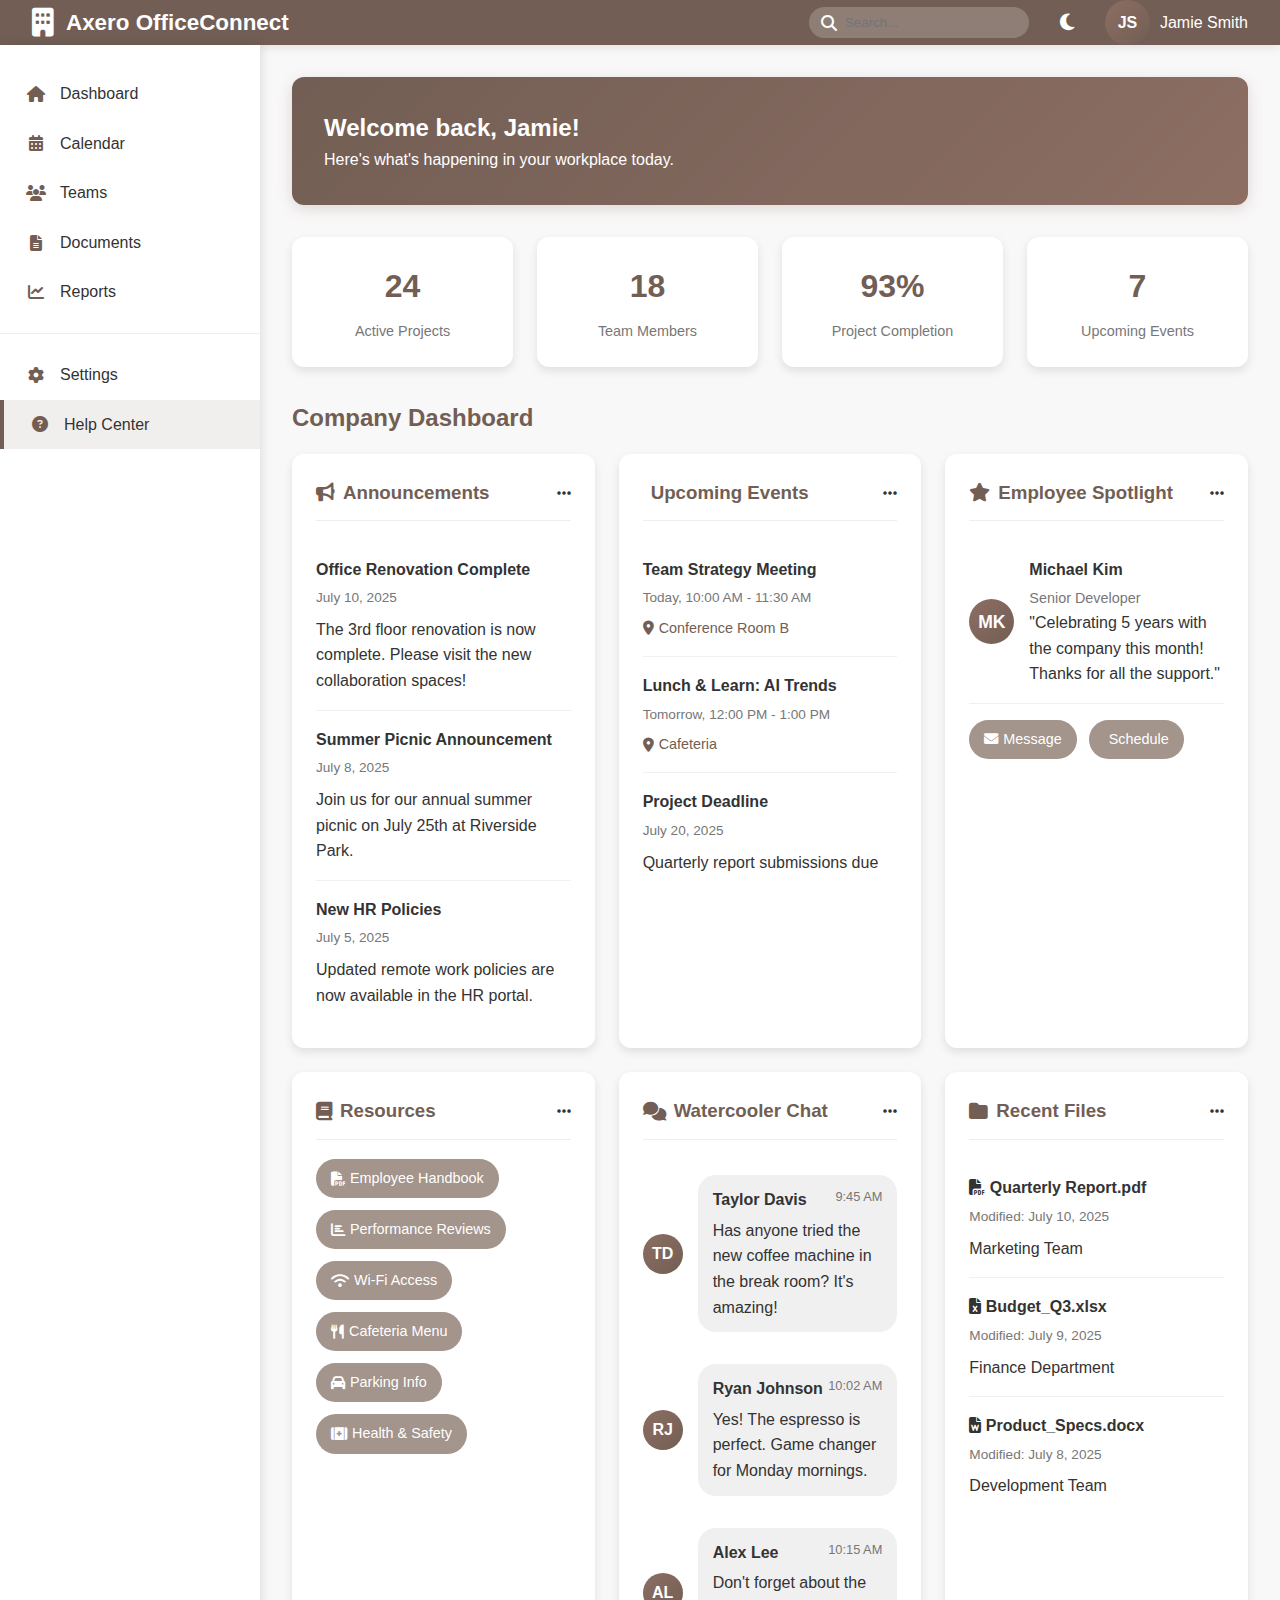
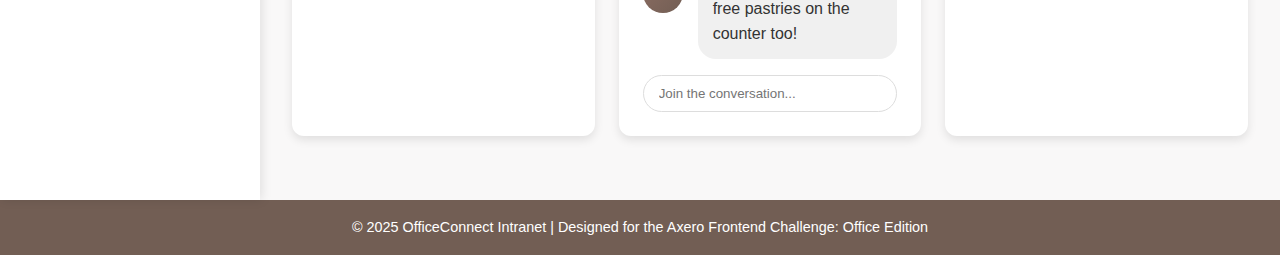
<file: index.html>
<!DOCTYPE html>
<html lang="en">
  <head>
    <meta charset="UTF-8" />
    <meta name="viewport" content="width=device-width, initial-scale=1.0" />
    <title>OfficeConnect | Axero Challenge</title>
    <link
      rel="stylesheet"
      href="https://cdnjs.cloudflare.com/ajax/libs/font-awesome/6.4.0/css/all.min.css"
    />
    <link rel="stylesheet" href="/styles.css" />
  </head>
  <body>
    <!-- Header -->
    <header>
      <div class="logo">
        <i class="fas fa-building"></i>
        <h1>Axero OfficeConnect</h1>
      </div>
      <div class="user-actions">
        <div class="search-bar">
          <i class="fas fa-search"></i>
          <input type="text" placeholder="Search..." />
        </div>
        <button class="theme-toggle" id="themeToggle">
          <i class="fas fa-moon"></i>
        </button>
        <div class="user-profile">
          <div class="avatar">JS</div>
          <span>Jamie Smith</span>
        </div>
      </div>
    </header>
    <div class="container">
      <aside class="sidebar">
        <a href="index.html" class="nav-item">
          <i class="fas fa-home"></i><span>Dashboard</span>
        </a>
        <a href="calender.html" class="nav-item">
          <i class="fas fa-calendar-alt"></i><span>Calendar</span>
        </a>
        <a href="teams.html" class="nav-item">
          <i class="fas fa-users"></i><span>Teams</span>
        </a>
        <a href="documents.html" class="nav-item">
          <i class="fas fa-file-alt"></i><span>Documents</span>
        </a>
        <a href="reports.html" class="nav-item">
          <i class="fas fa-chart-line"></i><span>Reports</span>
        </a>
        <div class="divider"></div>
        <a href="settings.html" class="nav-item">
          <i class="fas fa-cog"></i><span>Settings</span>
        </a>
        <a href="help.html" class="nav-item active">
          <i class="fas fa-question-circle"></i><span>Help Center</span>
        </a>
      </aside>
      <!-- Main Content -->
      <main class="main-content">
        <div class="welcome-banner">
          <h2>Welcome back, Jamie!</h2>
          <p>Here's what's happening in your workplace today.</p>
        </div>

        <div class="stats-grid">
          <div class="stat-card">
            <div class="stat-value">24</div>
            <div class="stat-label">Active Projects</div>
          </div>
          <div class="stat-card">
            <div class="stat-value">18</div>
            <div class="stat-label">Team Members</div>
          </div>
          <div class="stat-card">
            <div class="stat-value">93%</div>
            <div class="stat-label">Project Completion</div>
          </div>
          <div class="stat-card">
            <div class="stat-value">7</div>
            <div class="stat-label">Upcoming Events</div>
          </div>
        </div>

        <h2 class="dashboard-title">Company Dashboard</h2>
        <div class="widgets-grid">
          <!-- Announcements Widget -->
          <div class="widget">
            <div class="widget-header">
              <h3><i class="fas fa-bullhorn"></i> Announcements</h3>
              <i class="fas fa-ellipsis-h"></i>
            </div>
            <div class="announcements-list">
              <div class="announcement">
                <h4>Office Renovation Complete</h4>
                <div class="date">July 10, 2025</div>
                <p>
                  The 3rd floor renovation is now complete. Please visit the new
                  collaboration spaces!
                </p>
              </div>
              <div class="announcement">
                <h4>Summer Picnic Announcement</h4>
                <div class="date">July 8, 2025</div>
                <p>
                  Join us for our annual summer picnic on July 25th at Riverside
                  Park.
                </p>
              </div>
              <div class="announcement">
                <h4>New HR Policies</h4>
                <div class="date">July 5, 2025</div>
                <p>
                  Updated remote work policies are now available in the HR
                  portal.
                </p>
              </div>
            </div>
          </div>

          <!-- Upcoming Events Widget -->
          <div class="widget">
            <div class="widget-header">
              <h3><i class="fas fa-calender-check"></i> Upcoming Events</h3>
              <i class="fas fa-ellipsis-h"></i>
            </div>
            <div class="events-list">
              <div class="event">
                <h4>Team Strategy Meeting</h4>
                <div class="date">Today, 10:00 AM - 11:30 AM</div>
                <div class="location">
                  <i class="fas fa-map-marker-alt"></i> Conference Room B
                </div>
              </div>
              <div class="event">
                <h4>Lunch & Learn: AI Trends</h4>
                <div class="date">Tomorrow, 12:00 PM - 1:00 PM</div>
                <div class="location">
                  <i class="fas fa-map-marker-alt"></i> Cafeteria
                </div>
              </div>
              <div class="event">
                <h4>Project Deadline</h4>
                <div class="date">July 20, 2025</div>
                <p>Quarterly report submissions due</p>
              </div>
            </div>
          </div>

          <!-- Employee Spotlight Widget -->
          <div class="widget">
            <div class="widget-header">
              <h3><i class="fas fa-star"></i> Employee Spotlight</h3>
              <i class="fas fa-ellipsis-h"></i>
            </div>
            <div class="employee">
              <div class="avatar">MK</div>
              <div class="employee-info">
                <h4>Michael Kim</h4>
                <div class="employee-role">Senior Developer</div>
                <p>
                  "Celebrating 5 years with the company this month! Thanks for
                  all the support."
                </p>
              </div>
            </div>
            <div class="quick-links">
              <div class="link-btn">
                <i class="fas fa-envelope"></i> Message
              </div>
              <div class="link-btn">
                <i class="fas fa-calender-plus"></i> Schedule
              </div>
            </div>
          </div>

          <!-- Resources Widget -->
          <div class="widget">
            <div class="widget-header">
              <h3><i class="fas fa-book"></i> Resources</h3>
              <i class="fas fa-ellipsis-h"></i>
            </div>
            <div class="quick-links">
              <div class="link-btn">
                <i class="fas fa-file-pdf"></i> Employee Handbook
              </div>
              <div class="link-btn">
                <i class="fas fa-chart-bar"></i> Performance Reviews
              </div>
              <div class="link-btn">
                <i class="fas fa-wifi"></i> Wi-Fi Access
              </div>
              <div class="link-btn">
                <i class="fas fa-utensils"></i> Cafeteria Menu
              </div>
              <div class="link-btn">
                <i class="fas fa-car"></i> Parking Info
              </div>
              <div class="link-btn">
                <i class="fas fa-first-aid"></i> Health & Safety
              </div>
            </div>
          </div>

          <!-- Watercooler Chat Widget -->
          <div class="widget">
            <div class="widget-header">
              <h3><i class="fas fa-comments"></i> Watercooler Chat</h3>
              <i class="fas fa-ellipsis-h"></i>
            </div>
            <div class="watercooler">
              <div class="avatar">TD</div>
              <div class="watercooler-content">
                <div class="watercooler-header">
                  <div class="watercooler-author">Taylor Davis</div>
                  <div class="watercooler-time">9:45 AM</div>
                </div>
                <p>
                  Has anyone tried the new coffee machine in the break room?
                  It's amazing!
                </p>
              </div>
            </div>
            <div class="watercooler">
              <div class="avatar">RJ</div>
              <div class="watercooler-content">
                <div class="watercooler-header">
                  <div class="watercooler-author">Ryan Johnson</div>
                  <div class="watercooler-time">10:02 AM</div>
                </div>
                <p>
                  Yes! The espresso is perfect. Game changer for Monday
                  mornings.
                </p>
              </div>
            </div>
            <div class="watercooler">
              <div class="avatar">AL</div>
              <div class="watercooler-content">
                <div class="watercooler-header">
                  <div class="watercooler-author">Alex Lee</div>
                  <div class="watercooler-time">10:15 AM</div>
                </div>
                <p>Don't forget about the free pastries on the counter too!</p>
              </div>
            </div>
            <div class="input-area">
              <input type="text" placeholder="Join the conversation..." />
            </div>
          </div>

          <!-- Recent Files Widget -->
          <div class="widget">
            <div class="widget-header">
              <h3><i class="fas fa-folder"></i> Recent Files</h3>
              <i class="fas fa-ellipsis-h"></i>
            </div>
            <div class="announcements-list">
              <div class="announcement">
                <h4><i class="fas fa-file-pdf"></i> Quarterly Report.pdf</h4>
                <div class="date">Modified: July 10, 2025</div>
                <p>Marketing Team</p>
              </div>
              <div class="announcement">
                <h4><i class="fas fa-file-excel"></i> Budget_Q3.xlsx</h4>
                <div class="date">Modified: July 9, 2025</div>
                <p>Finance Department</p>
              </div>
              <div class="announcement">
                <h4><i class="fas fa-file-word"></i> Product_Specs.docx</h4>
                <div class="date">Modified: July 8, 2025</div>
                <p>Development Team</p>
              </div>
            </div>
          </div>
        </div>
      </main>

      <!-- Footer -->
      <footer>
        <p>
          © 2025 OfficeConnect Intranet | Designed for the Axero Frontend
          Challenge: Office Edition
        </p>
      </footer>
    </div>

    <!-- <script src="script.js"></script> -->
  </body>
</html>
</file>
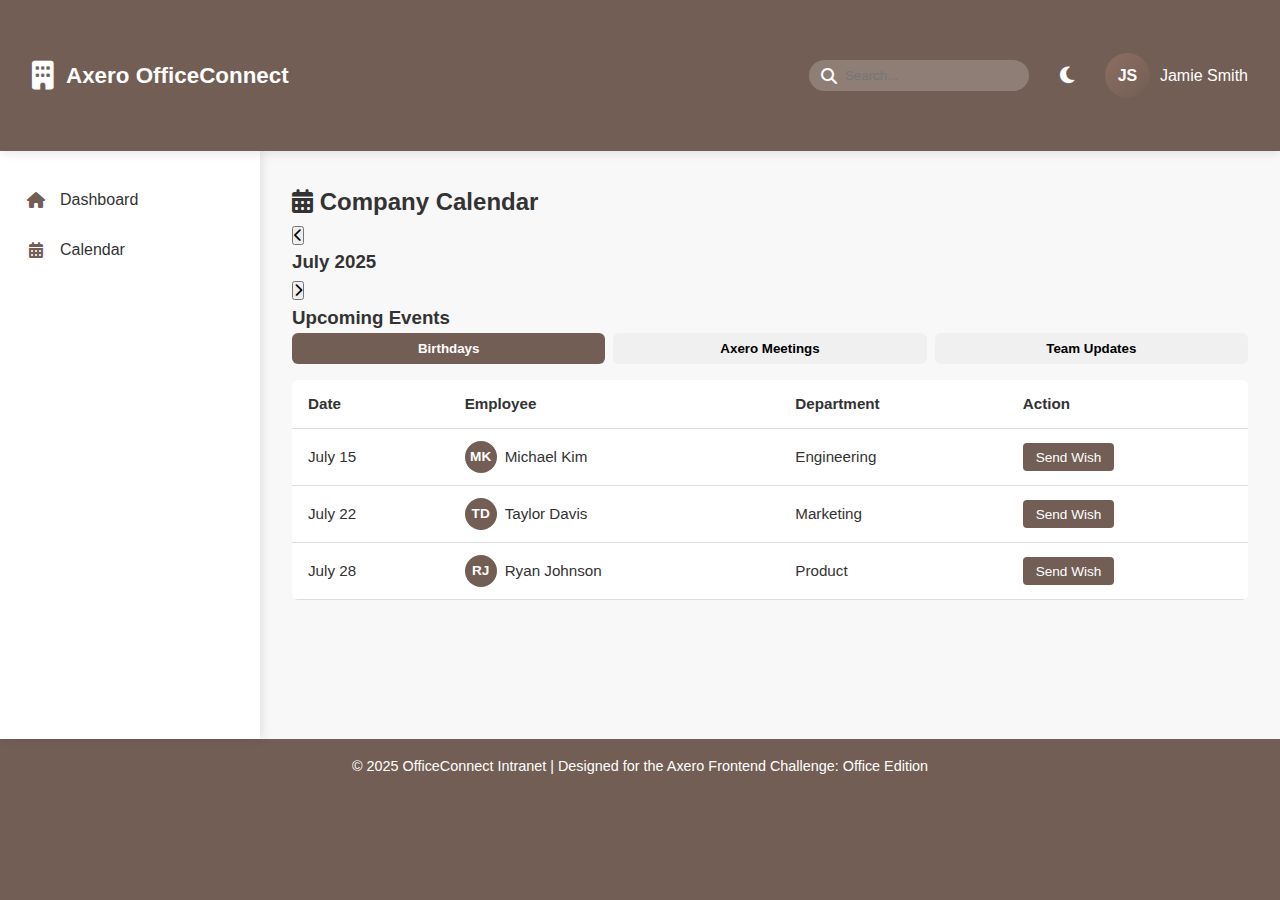
<file: calander.html>
<!DOCTYPE html>
<html lang="en">
  <head>
    <meta charset="UTF-8" />
    <meta name="viewport" content="width=device-width, initial-scale=1.0" />
    <title>Calendar | OfficeConnect</title>
    <link
      rel="stylesheet"
      href="https://cdnjs.cloudflare.com/ajax/libs/font-awesome/6.4.0/css/all.min.css"
    />
    <link rel="stylesheet" href="/styles.css" />
  </head>
  <body>
    <div class="container">
      <!-- Header (same as index.html) -->
      <header>
        <div class="logo">
          <i class="fas fa-building"></i>
          <h1>Axero OfficeConnect</h1>
        </div>
        <div class="user-actions">
          <div class="search-bar">
            <i class="fas fa-search"></i>
            <input type="text" placeholder="Search..." />
          </div>
          <button class="theme-toggle" id="themeToggle">
            <i class="fas fa-moon"></i>
          </button>
          <div class="user-profile">
            <div class="avatar">JS</div>
            <span>Jamie Smith</span>
          </div>
        </div>
      </header>

      <!-- Sidebar (same as index.html) -->
      <aside class="sidebar">
        <a href="index.html" class="nav-item">
          <i class="fas fa-home"></i>
          <span>Dashboard</span>
        </a>
        <a href="calendar.html" class="nav-item active">
          <i class="fas fa-calendar-alt"></i>
          <span>Calendar</span>
        </a>
        <!-- Other navigation items -->
      </aside>

      <!-- Calendar Content -->
      <!-- Calendar Content -->
      <main class="main-content">
        <div class="page">
          <div class="page-header">
            <h2><i class="fas fa-calendar-alt"></i> Company Calendar</h2>
          </div>
          <div class="calendar-controls">
            <button id="prev-month"><i class="fas fa-chevron-left"></i></button>
            <h3 id="current-month">July 2025</h3>
            <button id="next-month">
              <i class="fas fa-chevron-right"></i>
            </button>
          </div>
          <div class="calendar-view">
            <div class="calendar-grid" id="calendar-days">
              <!-- Calendar days will be inserted here by JavaScript -->
            </div>
            <div class="calendar-events">
              <h3>Upcoming Events</h3>
              <div class="events-tabs">
                <button class="tab-btn active" data-tab="birthdays">
                  Birthdays
                </button>
                <button class="tab-btn" data-tab="meetings">
                  Axero Meetings
                </button>
                <button class="tab-btn" data-tab="updates">Team Updates</button>
              </div>
              <div class="events-content">
                <div id="birthdays-tab" class="tab-content active">
                  <table class="events-table">
                    <thead>
                      <tr>
                        <th>Date</th>
                        <th>Employee</th>
                        <th>Department</th>
                        <th>Action</th>
                      </tr>
                    </thead>
                    <tbody>
                      <tr>
                        <td>July 15</td>
                        <td>
                          <div class="employee-badge">
                            <div class="avatar-small">MK</div>
                            <span>Michael Kim</span>
                          </div>
                        </td>
                        <td>Engineering</td>
                        <td><button class="wish-btn">Send Wish</button></td>
                      </tr>
                      <tr>
                        <td>July 22</td>
                        <td>
                          <div class="employee-badge">
                            <div class="avatar-small">TD</div>
                            <span>Taylor Davis</span>
                          </div>
                        </td>
                        <td>Marketing</td>
                        <td><button class="wish-btn">Send Wish</button></td>
                      </tr>
                      <tr>
                        <td>July 28</td>
                        <td>
                          <div class="employee-badge">
                            <div class="avatar-small">RJ</div>
                            <span>Ryan Johnson</span>
                          </div>
                        </td>
                        <td>Product</td>
                        <td><button class="wish-btn">Send Wish</button></td>
                      </tr>
                    </tbody>
                  </table>
                </div>
                <div id="meetings-tab" class="tab-content">
                  <table class="events-table">
                    <thead>
                      <tr>
                        <th>Date</th>
                        <th>Meeting</th>
                        <th>Participants</th>
                        <th>Location</th>
                      </tr>
                    </thead>
                    <tbody>
                      <tr>
                        <td>July 10, 10:00 AM</td>
                        <td>Q3 Strategy Review</td>
                        <td>
                          <div class="participants">
                            <div class="avatar-small">AX</div>
                            <div class="avatar-small">JS</div>
                            <div class="avatar-small">MK</div>
                          </div>
                        </td>
                        <td>Conference Room A</td>
                      </tr>
                      <tr>
                        <td>July 17, 2:00 PM</td>
                        <td>Product Roadmap</td>
                        <td>
                          <div class="participants">
                            <div class="avatar-small">AX</div>
                            <div class="avatar-small">RJ</div>
                            <div class="avatar-small">AL</div>
                          </div>
                        </td>
                        <td>Zoom (Remote)</td>
                      </tr>
                      <tr>
                        <td>July 24, 9:30 AM</td>
                        <td>Executive Briefing</td>
                        <td>
                          <div class="participants">
                            <div class="avatar-small">AX</div>
                            <div class="avatar-small">JS</div>
                            <div class="avatar-small">TD</div>
                          </div>
                        </td>
                        <td>Board Room</td>
                      </tr>
                    </tbody>
                  </table>
                </div>
                <div id="updates-tab" class="tab-content">
                  <table class="events-table">
                    <thead>
                      <tr>
                        <th>Team</th>
                        <th>Lead</th>
                        <th>Next Update</th>
                        <th>Status</th>
                      </tr>
                    </thead>
                    <tbody>
                      <tr>
                        <td>Engineering</td>
                        <td>
                          <div class="employee-badge">
                            <div class="avatar-small">MK</div>
                            <span>Michael Kim</span>
                          </div>
                        </td>
                        <td>July 11, 11:00 AM</td>
                        <td><span class="status on-track">On Track</span></td>
                      </tr>
                      <tr>
                        <td>Marketing</td>
                        <td>
                          <div class="employee-badge">
                            <div class="avatar-small">TD</div>
                            <span>Taylor Davis</span>
                          </div>
                        </td>
                        <td>July 12, 10:30 AM</td>
                        <td><span class="status delayed">Delayed</span></td>
                      </tr>
                      <tr>
                        <td>Product</td>
                        <td>
                          <div class="employee-badge">
                            <div class="avatar-small">RJ</div>
                            <span>Ryan Johnson</span>
                          </div>
                        </td>
                        <td>July 13, 9:00 AM</td>
                        <td><span class="status completed">Completed</span></td>
                      </tr>
                    </tbody>
                  </table>
                </div>
              </div>
            </div>
          </div>
        </div>
      </main>

      <!-- Footer (same as index.html) -->
      <footer>
        <p>
          © 2025 OfficeConnect Intranet | Designed for the Axero Frontend
          Challenge: Office Edition
        </p>
      </footer>
    </div>

    <script src="script.js"></script>
  </body>
</html>
</file>
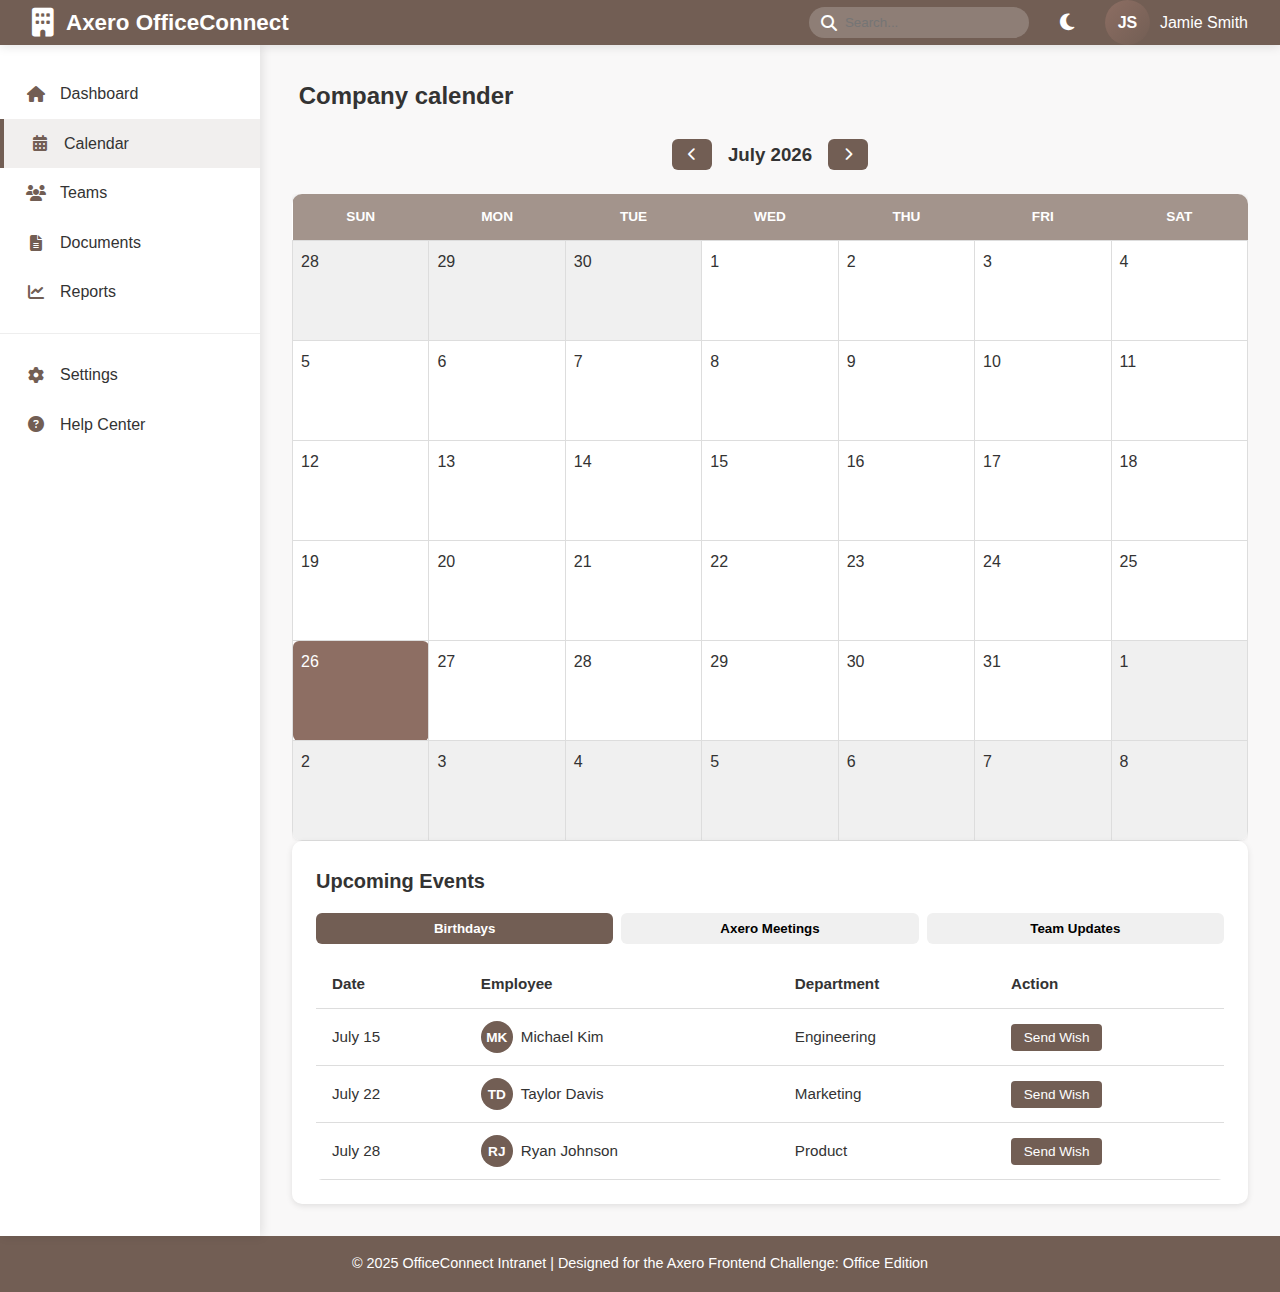
<file: calender.html>
<!DOCTYPE html>
<html lang="en">
  <head>
    <meta charset="UTF-8" />
    <meta name="viewport" content="width=device-width, initial-scale=1.0" />
    <title>Calender | Axero Challenge</title>
    <link
      rel="stylesheet"
      href="https://cdnjs.cloudflare.com/ajax/libs/font-awesome/6.4.0/css/all.min.css"
    />
    <link rel="stylesheet" href="/styles.css" />
  </head>

  <body>
    <div class="container">
      <!-- Header (same as dashboard.html) -->
      <header>
        <div class="logo">
          <i class="fas fa-building"></i>
          <h1>Axero OfficeConnect</h1>
        </div>
        <div class="user-actions">
          <div class="search-bar">
            <i class="fas fa-search"></i>
            <input type="text" placeholder="Search..." />
          </div>
          <button class="theme-toggle" id="themeToggle">
            <i class="fas fa-moon"></i>
          </button>
          <div class="user-profile">
            <div class="avatar">JS</div>
            <span>Jamie Smith</span>
          </div>
        </div>
      </header>

      <!-- Sidebar (same as dashboard.html) -->
      <aside class="sidebar">
        <a href="dashboard.html" class="nav-item">
          <i class="fas fa-home"></i><span>Dashboard</span>
        </a>

        <a href="calender.html" class="nav-item">
          <i class="fas fa-calendar-alt"></i><span>Calendar</span>
        </a>
        <a href="teams.html" class="nav-item">
          <i class="fas fa-users"></i><span>Teams</span>
        </a>
        <a href="documents.html" class="nav-item">
          <i class="fas fa-file-alt"></i><span>Documents</span>
        </a>
        <a href="reports.html" class="nav-item">
          <i class="fas fa-chart-line"></i><span>Reports</span>
        </a>
        <div class="divider"></div>
        <a href="settings.html" class="nav-item">
          <i class="fas fa-cog"></i><span>Settings</span>
        </a>
        <a href="help.html" class="nav-item">
          <i class="fas fa-question-circle"></i><span>Help Center</span>
        </a>
      </aside>

      <!-- calender Content -->
      <!-- calender Content -->
      <main class="main-content">
        <div class="page">
          <div class="page-header">
            <h2><i class="fas fa-calender-alt"></i> Company calender</h2>
          </div>
          <div class="calender-controls">
            <button id="prev-month"><i class="fas fa-chevron-left"></i></button>
            <h3 id="current-month">July 2025</h3>
            <button id="next-month">
              <i class="fas fa-chevron-right"></i>
            </button>
          </div>
          <div class="calender-view">
            <div class="calender-grid" id="calender-days">
              <!-- calender days will be inserted here by JavaScript -->
            </div>
            <div class="calender-events">
              <h3>Upcoming Events</h3>
              <div class="events-tabs">
                <button class="tab-btn active" data-tab="birthdays">
                  Birthdays
                </button>
                <button class="tab-btn" data-tab="meetings">
                  Axero Meetings
                </button>
                <button class="tab-btn" data-tab="updates">Team Updates</button>
              </div>
              <div class="events-content">
                <div id="birthdays-tab" class="tab-content active">
                  <table class="events-table">
                    <thead>
                      <tr>
                        <th>Date</th>
                        <th>Employee</th>
                        <th>Department</th>
                        <th>Action</th>
                      </tr>
                    </thead>
                    <tbody>
                      <tr>
                        <td>July 15</td>
                        <td>
                          <div class="employee-badge">
                            <div class="avatar-small">MK</div>
                            <span>Michael Kim</span>
                          </div>
                        </td>
                        <td>Engineering</td>
                        <td><button class="wish-btn">Send Wish</button></td>
                      </tr>
                      <tr>
                        <td>July 22</td>
                        <td>
                          <div class="employee-badge">
                            <div class="avatar-small">TD</div>
                            <span>Taylor Davis</span>
                          </div>
                        </td>
                        <td>Marketing</td>
                        <td><button class="wish-btn">Send Wish</button></td>
                      </tr>
                      <tr>
                        <td>July 28</td>
                        <td>
                          <div class="employee-badge">
                            <div class="avatar-small">RJ</div>
                            <span>Ryan Johnson</span>
                          </div>
                        </td>
                        <td>Product</td>
                        <td><button class="wish-btn">Send Wish</button></td>
                      </tr>
                    </tbody>
                  </table>
                </div>
                <div id="meetings-tab" class="tab-content">
                  <table class="events-table">
                    <thead>
                      <tr>
                        <th>Date</th>
                        <th>Meeting</th>
                        <th>Participants</th>
                        <th>Location</th>
                      </tr>
                    </thead>
                    <tbody>
                      <tr>
                        <td>July 10, 10:00 AM</td>
                        <td>Q3 Strategy Review</td>
                        <td>
                          <div class="participants">
                            <div class="avatar-small">AX</div>
                            <div class="avatar-small">JS</div>
                            <div class="avatar-small">MK</div>
                          </div>
                        </td>
                        <td>Conference Room A</td>
                      </tr>
                      <tr>
                        <td>July 17, 2:00 PM</td>
                        <td>Product Roadmap</td>
                        <td>
                          <div class="participants">
                            <div class="avatar-small">AX</div>
                            <div class="avatar-small">RJ</div>
                            <div class="avatar-small">AL</div>
                          </div>
                        </td>
                        <td>Zoom (Remote)</td>
                      </tr>
                      <tr>
                        <td>July 24, 9:30 AM</td>
                        <td>Executive Briefing</td>
                        <td>
                          <div class="participants">
                            <div class="avatar-small">AX</div>
                            <div class="avatar-small">JS</div>
                            <div class="avatar-small">TD</div>
                          </div>
                        </td>
                        <td>Board Room</td>
                      </tr>
                    </tbody>
                  </table>
                </div>
                <div id="updates-tab" class="tab-content">
                  <table class="events-table">
                    <thead>
                      <tr>
                        <th>Team</th>
                        <th>Lead</th>
                        <th>Next Update</th>
                        <th>Status</th>
                      </tr>
                    </thead>
                    <tbody>
                      <tr>
                        <td>Engineering</td>
                        <td>
                          <div class="employee-badge">
                            <div class="avatar-small">MK</div>
                            <span>Michael Kim</span>
                          </div>
                        </td>
                        <td>July 11, 11:00 AM</td>
                        <td><span class="status on-track">On Track</span></td>
                      </tr>
                      <tr>
                        <td>Marketing</td>
                        <td>
                          <div class="employee-badge">
                            <div class="avatar-small">TD</div>
                            <span>Taylor Davis</span>
                          </div>
                        </td>
                        <td>July 12, 10:30 AM</td>
                        <td><span class="status delayed">Delayed</span></td>
                      </tr>
                      <tr>
                        <td>Product</td>
                        <td>
                          <div class="employee-badge">
                            <div class="avatar-small">RJ</div>
                            <span>Ryan Johnson</span>
                          </div>
                        </td>
                        <td>July 13, 9:00 AM</td>
                        <td><span class="status completed">Completed</span></td>
                      </tr>
                    </tbody>
                  </table>
                </div>
              </div>
            </div>
          </div>
        </div>
      </main>

      <!-- Footer (same as dashboard.html) -->
      <footer>
        <p>
          © 2025 OfficeConnect Intranet | Designed for the Axero Frontend
          Challenge: Office Edition
        </p>
      </footer>
    </div>

    <script src="script.js"></script>
  </body>
</html>
</file>
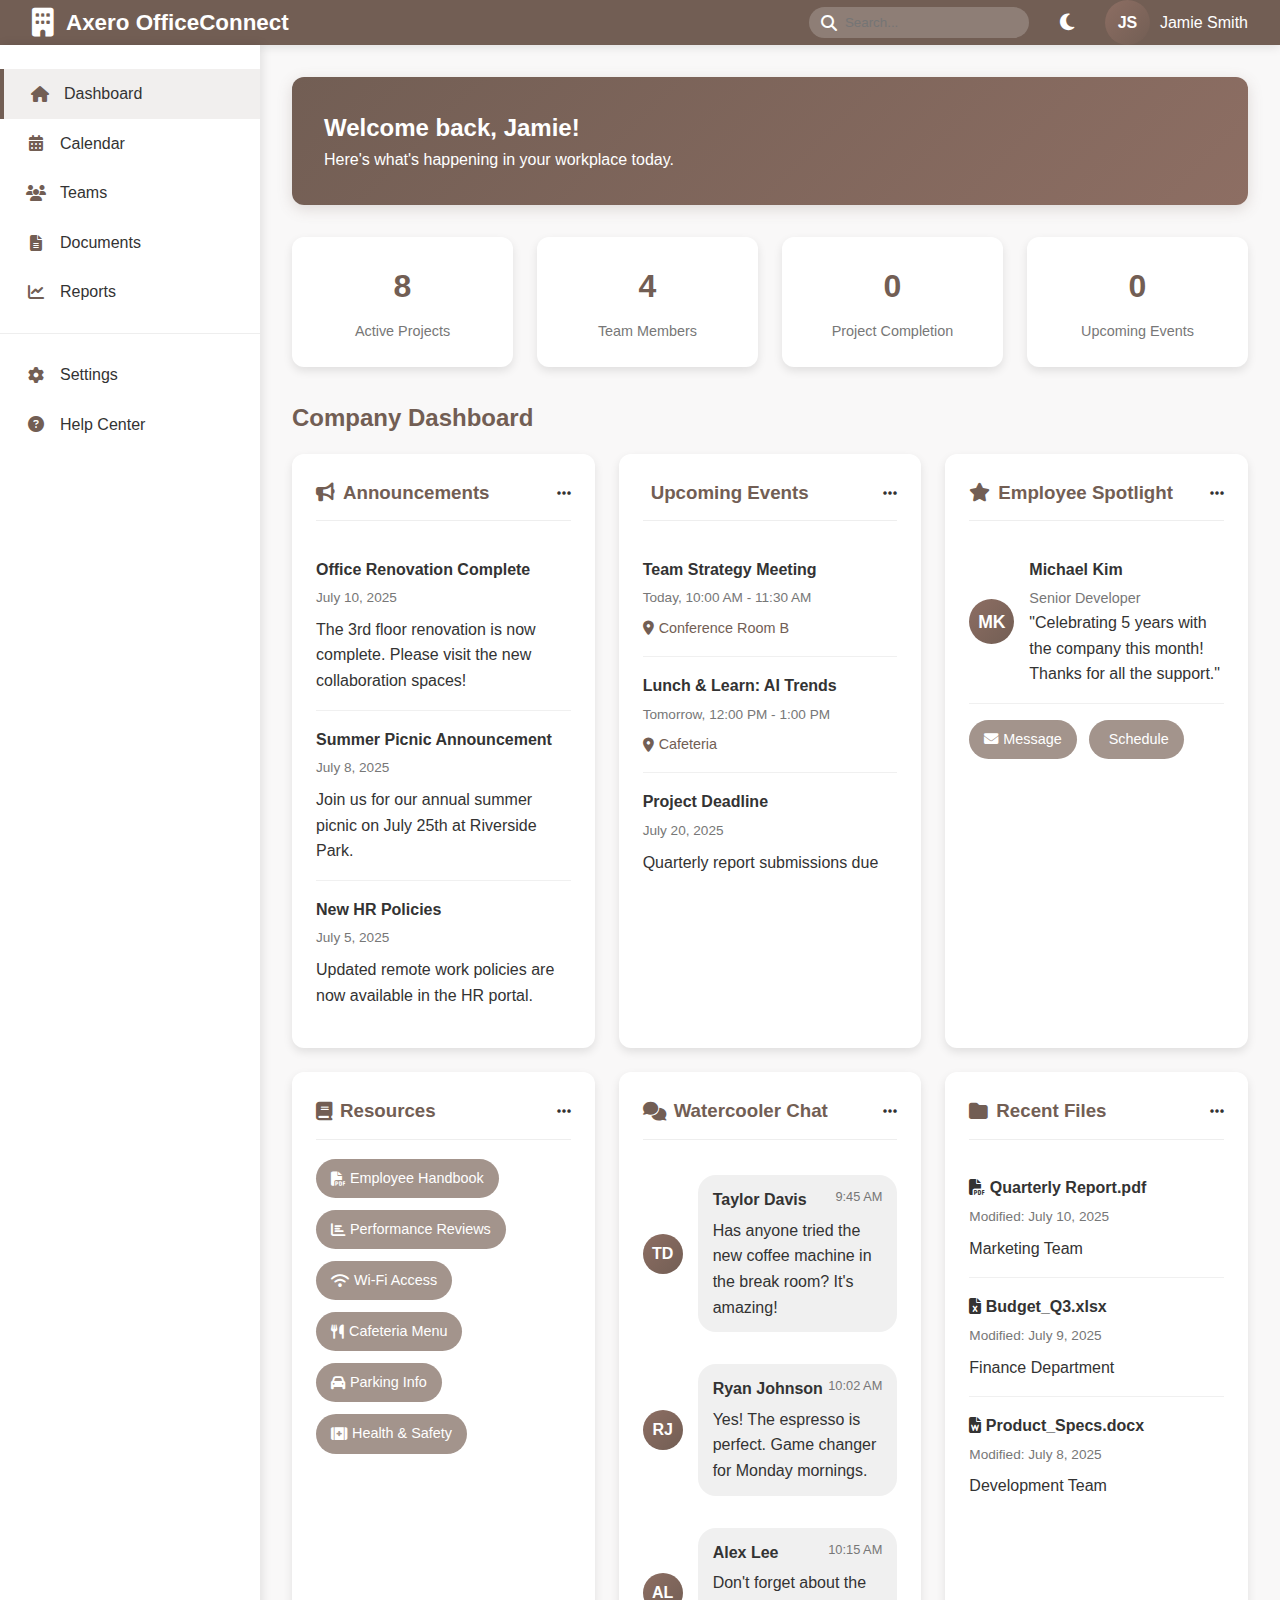
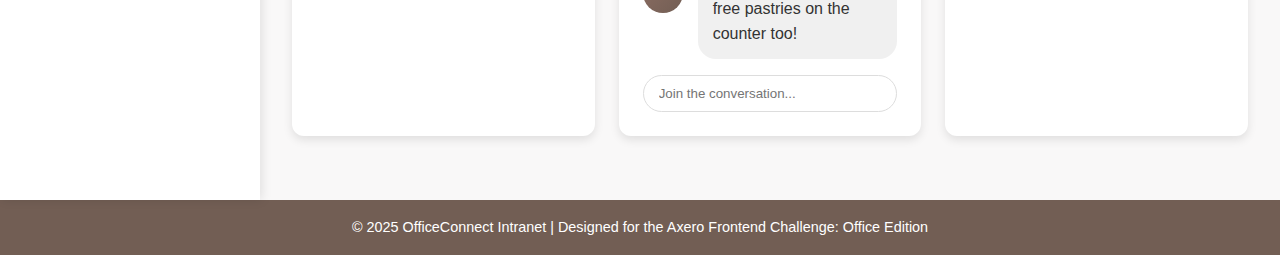
<file: dashboard.html>
<!DOCTYPE html>
<html lang="en">
  <head>
    <meta charset="UTF-8" />
    <meta name="viewport" content="width=device-width, initial-scale=1.0" />
    <title>OfficeConnect | Axero Challenge</title>
    <link
      rel="stylesheet"
      href="https://cdnjs.cloudflare.com/ajax/libs/font-awesome/6.4.0/css/all.min.css"
    />
    <link rel="stylesheet" href="/styles.css" />
  </head>
  <body>
    <!-- Header -->
    <header>
      <div class="logo">
        <i class="fas fa-building"></i>
        <h1>Axero OfficeConnect</h1>
      </div>
      <div class="user-actions">
        <div class="search-bar">
          <i class="fas fa-search"></i>
          <input type="text" placeholder="Search..." />
        </div>
        <button class="theme-toggle" id="themeToggle">
          <i class="fas fa-moon"></i>
        </button>
        <div class="user-profile">
          <div class="avatar">JS</div>
          <span>Jamie Smith</span>
        </div>
      </div>
    </header>
    <div class="container">
      <aside class="sidebar">
        <a href="dashboard.html" class="nav-item active">
          <i class="fas fa-home"></i><span>Dashboard</span>
        </a>

        <a href="calender.html" class="nav-item">
          <i class="fas fa-calendar-alt"></i><span>Calendar</span>
        </a>
        <a href="teams.html" class="nav-item">
          <i class="fas fa-users"></i><span>Teams</span>
        </a>
        <a href="documents.html" class="nav-item">
          <i class="fas fa-file-alt"></i><span>Documents</span>
        </a>
        <a href="reports.html" class="nav-item">
          <i class="fas fa-chart-line"></i><span>Reports</span>
        </a>
        <div class="divider"></div>
        <a href="settings.html" class="nav-item">
          <i class="fas fa-cog"></i><span>Settings</span>
        </a>
        <a href="help.html" class="nav-item">
          <i class="fas fa-question-circle"></i><span>Help Center</span>
        </a>
      </aside>
      <!-- Main Content -->
      <main class="main-content">
        <div class="welcome-banner">
          <h2>Welcome back, Jamie!</h2>
          <p>Here's what's happening in your workplace today.</p>
        </div>

        <div class="stats-grid">
          <div class="stat-card">
            <div class="stat-value">24</div>
            <div class="stat-label">Active Projects</div>
          </div>
          <div class="stat-card">
            <div class="stat-value">18</div>
            <div class="stat-label">Team Members</div>
          </div>
          <div class="stat-card">
            <div class="stat-value">93%</div>
            <div class="stat-label">Project Completion</div>
          </div>
          <div class="stat-card">
            <div class="stat-value">7</div>
            <div class="stat-label">Upcoming Events</div>
          </div>
        </div>

        <h2 class="dashboard-title">Company Dashboard</h2>
        <div class="widgets-grid">
          <!-- Announcements Widget -->
          <div class="widget">
            <div class="widget-header">
              <h3><i class="fas fa-bullhorn"></i> Announcements</h3>
              <i class="fas fa-ellipsis-h"></i>
            </div>
            <div class="announcements-list">
              <div class="announcement">
                <h4>Office Renovation Complete</h4>
                <div class="date">July 10, 2025</div>
                <p>
                  The 3rd floor renovation is now complete. Please visit the new
                  collaboration spaces!
                </p>
              </div>
              <div class="announcement">
                <h4>Summer Picnic Announcement</h4>
                <div class="date">July 8, 2025</div>
                <p>
                  Join us for our annual summer picnic on July 25th at Riverside
                  Park.
                </p>
              </div>
              <div class="announcement">
                <h4>New HR Policies</h4>
                <div class="date">July 5, 2025</div>
                <p>
                  Updated remote work policies are now available in the HR
                  portal.
                </p>
              </div>
            </div>
          </div>

          <!-- Upcoming Events Widget -->
          <div class="widget">
            <div class="widget-header">
              <h3><i class="fas fa-calender-check"></i> Upcoming Events</h3>
              <i class="fas fa-ellipsis-h"></i>
            </div>
            <div class="events-list">
              <div class="event">
                <h4>Team Strategy Meeting</h4>
                <div class="date">Today, 10:00 AM - 11:30 AM</div>
                <div class="location">
                  <i class="fas fa-map-marker-alt"></i> Conference Room B
                </div>
              </div>
              <div class="event">
                <h4>Lunch & Learn: AI Trends</h4>
                <div class="date">Tomorrow, 12:00 PM - 1:00 PM</div>
                <div class="location">
                  <i class="fas fa-map-marker-alt"></i> Cafeteria
                </div>
              </div>
              <div class="event">
                <h4>Project Deadline</h4>
                <div class="date">July 20, 2025</div>
                <p>Quarterly report submissions due</p>
              </div>
            </div>
          </div>

          <!-- Employee Spotlight Widget -->
          <div class="widget">
            <div class="widget-header">
              <h3><i class="fas fa-star"></i> Employee Spotlight</h3>
              <i class="fas fa-ellipsis-h"></i>
            </div>
            <div class="employee">
              <div class="avatar">MK</div>
              <div class="employee-info">
                <h4>Michael Kim</h4>
                <div class="employee-role">Senior Developer</div>
                <p>
                  "Celebrating 5 years with the company this month! Thanks for
                  all the support."
                </p>
              </div>
            </div>
            <div class="quick-links">
              <div class="link-btn">
                <i class="fas fa-envelope"></i> Message
              </div>
              <div class="link-btn">
                <i class="fas fa-calender-plus"></i> Schedule
              </div>
            </div>
          </div>

          <!-- Resources Widget -->
          <div class="widget">
            <div class="widget-header">
              <h3><i class="fas fa-book"></i> Resources</h3>
              <i class="fas fa-ellipsis-h"></i>
            </div>
            <div class="quick-links">
              <div class="link-btn">
                <i class="fas fa-file-pdf"></i> Employee Handbook
              </div>
              <div class="link-btn">
                <i class="fas fa-chart-bar"></i> Performance Reviews
              </div>
              <div class="link-btn">
                <i class="fas fa-wifi"></i> Wi-Fi Access
              </div>
              <div class="link-btn">
                <i class="fas fa-utensils"></i> Cafeteria Menu
              </div>
              <div class="link-btn">
                <i class="fas fa-car"></i> Parking Info
              </div>
              <div class="link-btn">
                <i class="fas fa-first-aid"></i> Health & Safety
              </div>
            </div>
          </div>

          <!-- Watercooler Chat Widget -->
          <div class="widget">
            <div class="widget-header">
              <h3><i class="fas fa-comments"></i> Watercooler Chat</h3>
              <i class="fas fa-ellipsis-h"></i>
            </div>
            <div class="watercooler">
              <div class="avatar">TD</div>
              <div class="watercooler-content">
                <div class="watercooler-header">
                  <div class="watercooler-author">Taylor Davis</div>
                  <div class="watercooler-time">9:45 AM</div>
                </div>
                <p>
                  Has anyone tried the new coffee machine in the break room?
                  It's amazing!
                </p>
              </div>
            </div>
            <div class="watercooler">
              <div class="avatar">RJ</div>
              <div class="watercooler-content">
                <div class="watercooler-header">
                  <div class="watercooler-author">Ryan Johnson</div>
                  <div class="watercooler-time">10:02 AM</div>
                </div>
                <p>
                  Yes! The espresso is perfect. Game changer for Monday
                  mornings.
                </p>
              </div>
            </div>
            <div class="watercooler">
              <div class="avatar">AL</div>
              <div class="watercooler-content">
                <div class="watercooler-header">
                  <div class="watercooler-author">Alex Lee</div>
                  <div class="watercooler-time">10:15 AM</div>
                </div>
                <p>Don't forget about the free pastries on the counter too!</p>
              </div>
            </div>
            <div class="input-area">
              <input type="text" placeholder="Join the conversation..." />
            </div>
          </div>

          <!-- Recent Files Widget -->
          <div class="widget">
            <div class="widget-header">
              <h3><i class="fas fa-folder"></i> Recent Files</h3>
              <i class="fas fa-ellipsis-h"></i>
            </div>
            <div class="announcements-list">
              <div class="announcement">
                <h4><i class="fas fa-file-pdf"></i> Quarterly Report.pdf</h4>
                <div class="date">Modified: July 10, 2025</div>
                <p>Marketing Team</p>
              </div>
              <div class="announcement">
                <h4><i class="fas fa-file-excel"></i> Budget_Q3.xlsx</h4>
                <div class="date">Modified: July 9, 2025</div>
                <p>Finance Department</p>
              </div>
              <div class="announcement">
                <h4><i class="fas fa-file-word"></i> Product_Specs.docx</h4>
                <div class="date">Modified: July 8, 2025</div>
                <p>Development Team</p>
              </div>
            </div>
          </div>
        </div>
      </main>

      <!-- Footer -->
      <footer>
        <p>
          © 2025 OfficeConnect Intranet | Designed for the Axero Frontend
          Challenge: Office Edition
        </p>
      </footer>
    </div>

    <script src="script.js"></script>
  </body>
</html>
</file>
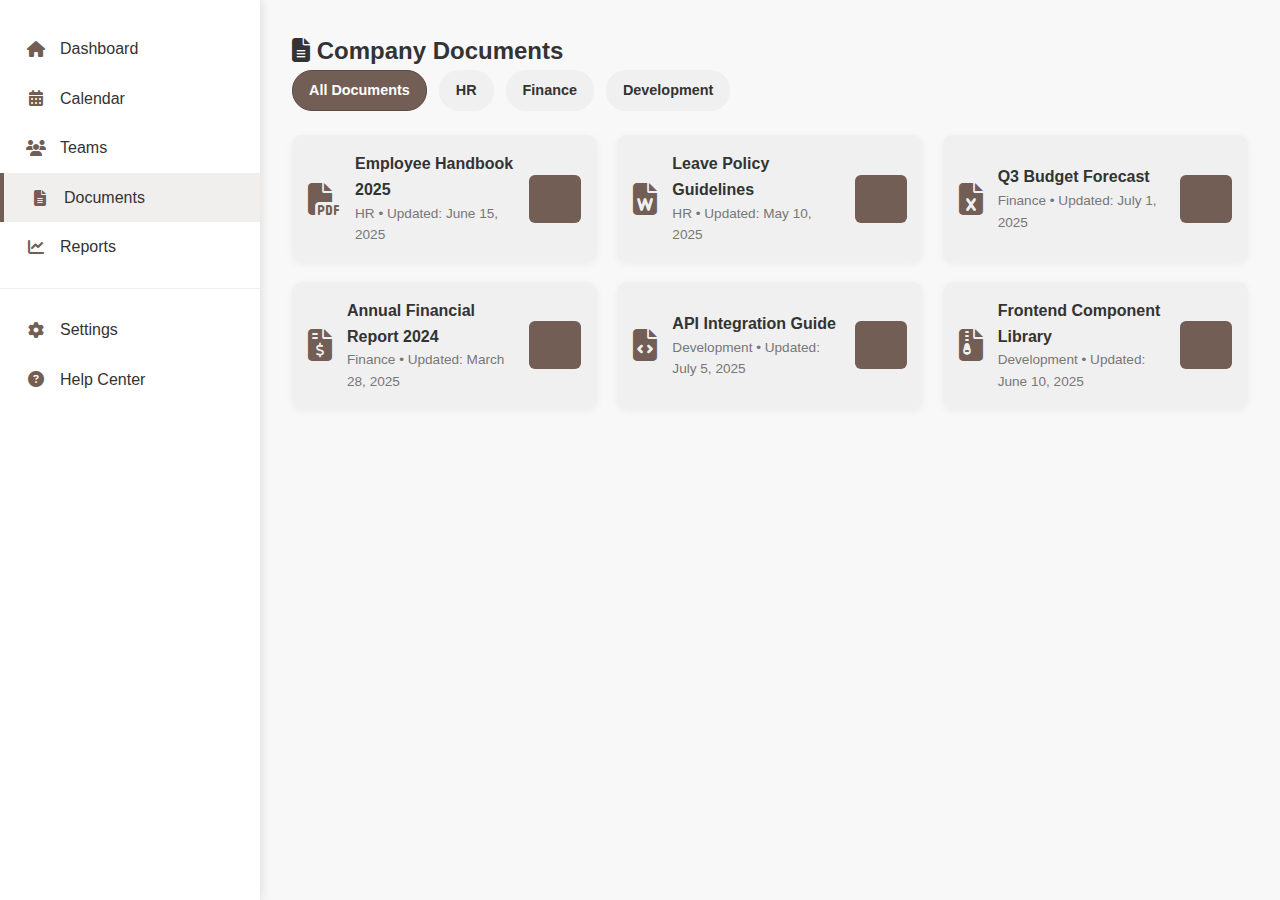
<file: documents.html>
<!DOCTYPE html>
<html lang="en">
  <head>
    <meta charset="UTF-8" />
    <meta name="viewport" content="width=device-width, initial-scale=1.0" />
    <title>Documents | OfficeConnect</title>
    <link
      rel="stylesheet"
      href="https://cdnjs.cloudflare.com/ajax/libs/font-awesome/6.4.0/css/all.min.css"
    />
    <link rel="stylesheet" href="styles.css" />
  </head>
  <body>
    <div class="container">
      <!-- Sidebar -->
      <aside class="sidebar">
        <a href="index.html" class="nav-item">
          <i class="fas fa-home"></i><span>Dashboard</span>
        </a>
        <a href="calendar.html" class="nav-item">
          <i class="fas fa-calendar-alt"></i><span>Calendar</span>
        </a>
        <a href="teams.html" class="nav-item">
          <i class="fas fa-users"></i><span>Teams</span>
        </a>
        <a href="documents.html" class="nav-item active">
          <i class="fas fa-file-alt"></i><span>Documents</span>
        </a>
        <a href="reports.html" class="nav-item">
          <i class="fas fa-chart-line"></i><span>Reports</span>
        </a>
        <div class="divider"></div>
        <a href="settings.html" class="nav-item">
          <i class="fas fa-cog"></i><span>Settings</span>
        </a>
        <a href="help.html" class="nav-item">
          <i class="fas fa-question-circle"></i><span>Help Center</span>
        </a>
      </aside>

      <!-- Main Content -->
      <div class="main-content">
        <div class="page-header">
          <h2><i class="fas fa-file-alt"></i> Company Documents</h2>
        </div>

        <div class="documents-container">
          <!-- Categories -->
          <div class="document-categories">
            <div class="category active">All Documents</div>
            <div class="category">HR</div>
            <div class="category">Finance</div>
            <div class="category">Development</div>
          </div>

          <!-- Document List -->
          <div class="documents-list">
            <!-- HR -->
            <div class="document">
              <i class="fas fa-file-pdf"></i>
              <div class="document-info">
                <h4>Employee Handbook 2025</h4>
                <p>HR • Updated: June 15, 2025</p>
              </div>
              <button class="download-btn">
                <i class="fas fa-download"></i>
              </button>
            </div>
            <div class="document">
              <i class="fas fa-file-word"></i>
              <div class="document-info">
                <h4>Leave Policy Guidelines</h4>
                <p>HR • Updated: May 10, 2025</p>
              </div>
              <button class="download-btn">
                <i class="fas fa-download"></i>
              </button>
            </div>

            <!-- Finance -->
            <div class="document">
              <i class="fas fa-file-excel"></i>
              <div class="document-info">
                <h4>Q3 Budget Forecast</h4>
                <p>Finance • Updated: July 1, 2025</p>
              </div>
              <button class="download-btn">
                <i class="fas fa-download"></i>
              </button>
            </div>
            <div class="document">
              <i class="fas fa-file-invoice-dollar"></i>
              <div class="document-info">
                <h4>Annual Financial Report 2024</h4>
                <p>Finance • Updated: March 28, 2025</p>
              </div>
              <button class="download-btn">
                <i class="fas fa-download"></i>
              </button>
            </div>

            <!-- Development -->
            <div class="document">
              <i class="fas fa-file-code"></i>
              <div class="document-info">
                <h4>API Integration Guide</h4>
                <p>Development • Updated: July 5, 2025</p>
              </div>
              <button class="download-btn">
                <i class="fas fa-download"></i>
              </button>
            </div>
            <div class="document">
              <i class="fas fa-file-archive"></i>
              <div class="document-info">
                <h4>Frontend Component Library</h4>
                <p>Development • Updated: June 10, 2025</p>
              </div>
              <button class="download-btn">
                <i class="fas fa-download"></i>
              </button>
            </div>
          </div>
        </div>
      </div>
    </div>

    <script src="script.js"></script>
  </body>
</html>
</file>
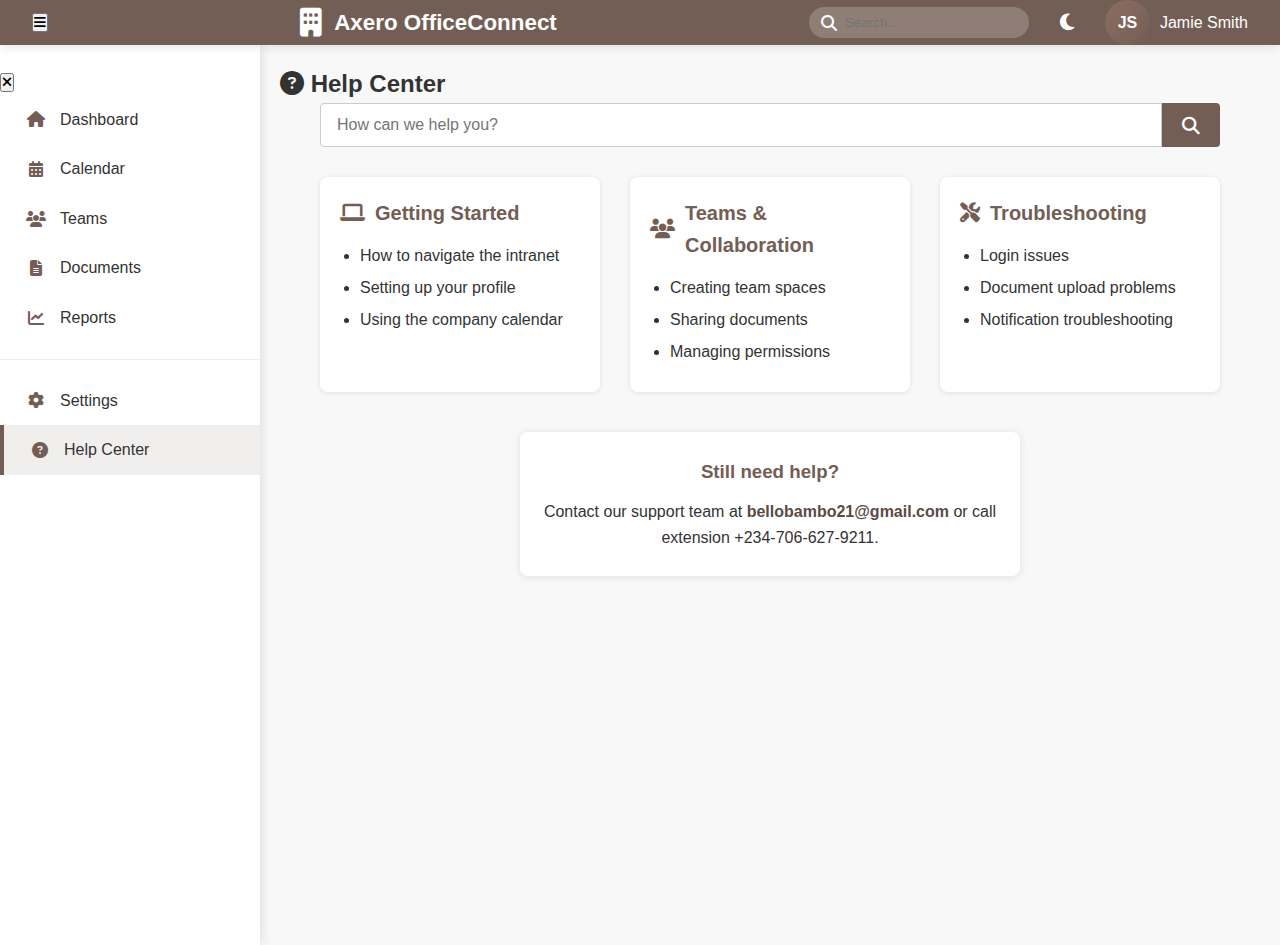
<file: help.html>
<!DOCTYPE html>
<html lang="en">
  <head>
    <meta charset="UTF-8" />
    <meta name="viewport" content="width=device-width, initial-scale=1" />
    <title>Help Center | OfficeConnect</title>
    <link
      rel="stylesheet"
      href="https://cdnjs.cloudflare.com/ajax/libs/font-awesome/6.4.0/css/all.min.css"
    />
    <link rel="stylesheet" href="styles.css" />
  </head>
  <body>
    <div class="container">
      <!-- Header -->
      <header>
        <button class="hamburger" style="color: black" id="hamburgerBtn">
          <i class="fas fa-bars"></i>
        </button>
        <div class="logo">
          <i class="fas fa-building"></i>
          <h1>Axero OfficeConnect</h1>
        </div>
        <div class="user-actions">
          <div class="search-bar">
            <i class="fas fa-search"></i>
            <input type="text" placeholder="Search..." />
          </div>
          <button class="theme-toggle" id="themeToggle">
            <i class="fas fa-moon"></i>
          </button>
          <div class="user-profile">
            <div class="avatar">JS</div>
            <span>Jamie Smith</span>
          </div>
        </div>
      </header>

      <!-- Sidebar -->
      <aside class="sidebar">
        <div class="sidebar-header">
          <button class="close-btn" style="color: black" id="closeSidebar">
            <i class="fas fa-times"></i>
          </button>
        </div>
        <a href="dashboard.html" class="nav-item">
          <i class="fas fa-home"></i><span>Dashboard</span>
        </a>
        <a href="calender.html" class="nav-item">
          <i class="fas fa-calendar-alt"></i><span>Calendar</span>
        </a>
        <a href="teams.html" class="nav-item">
          <i class="fas fa-users"></i><span>Teams</span>
        </a>
        <a href="documents.html" class="nav-item">
          <i class="fas fa-file-alt"></i><span>Documents</span>
        </a>
        <a href="reports.html" class="nav-item">
          <i class="fas fa-chart-line"></i><span>Reports</span>
        </a>
        <div class="divider"></div>
        <a href="settings.html" class="nav-item">
          <i class="fas fa-cog"></i><span>Settings</span>
        </a>
        <a href="help.html" class="nav-item">
          <i class="fas fa-question-circle"></i><span>Help Center</span>
        </a>
      </aside>

      <!-- Main Content -->
      <main id="help-page" class="page main-content">
        <div class="page-header">
          <h2><i class="fas fa-question-circle"></i> Help Center</h2>
        </div>

        <div class="help-container">
          <div class="help-search">
            <input type="text" placeholder="How can we help you?" />
            <button><i class="fas fa-search"></i></button>
          </div>

          <div class="help-categories">
            <div class="help-category">
              <h3><i class="fas fa-laptop"></i> Getting Started</h3>
              <ul>
                <li>How to navigate the intranet</li>
                <li>Setting up your profile</li>
                <li>Using the company calendar</li>
              </ul>
            </div>
            <div class="help-category">
              <h3><i class="fas fa-users"></i> Teams & Collaboration</h3>
              <ul>
                <li>Creating team spaces</li>
                <li>Sharing documents</li>
                <li>Managing permissions</li>
              </ul>
            </div>
            <div class="help-category">
              <h3><i class="fas fa-tools"></i> Troubleshooting</h3>
              <ul>
                <li>Login issues</li>
                <li>Document upload problems</li>
                <li>Notification troubleshooting</li>
              </ul>
            </div>
          </div>

          <div class="help-contact">
            <h3>Still need help?</h3>
            <p>
              Contact our support team at
              <a href="mailto:bellobambo21@gmail.com">bellobambo21@gmail.com</a>
              or call extension +234-706-627-9211.
            </p>
          </div>
        </div>
      </main>
    </div>
    <script src="script.js"></script>

    <script>
      // Sidebar Active Tab Highlight
      document.addEventListener("DOMContentLoaded", function () {
        const currentPath = window.location.pathname.toLowerCase();
        document.querySelectorAll(".nav-item").forEach((item) => {
          const href = item.getAttribute("href").toLowerCase();
          if (currentPath.endsWith(href)) {
            item.classList.add("active");
          } else {
            item.classList.remove("active");
          }
        });
      });

      document.addEventListener("DOMContentLoaded", function () {
        const searchInput = document.querySelector(".help-search input");

        searchInput.addEventListener("input", function () {
          const query = this.value.toLowerCase();
          const categories = document.querySelectorAll(".help-category");

          categories.forEach((category) => {
            const heading = category
              .querySelector("h3")
              .textContent.toLowerCase();
            if (heading.includes(query)) {
              category.style.display = "block";
            } else {
              category.style.display = "none";
            }
          });
        });
      });
    </script>
  </body>
</html>
</file>
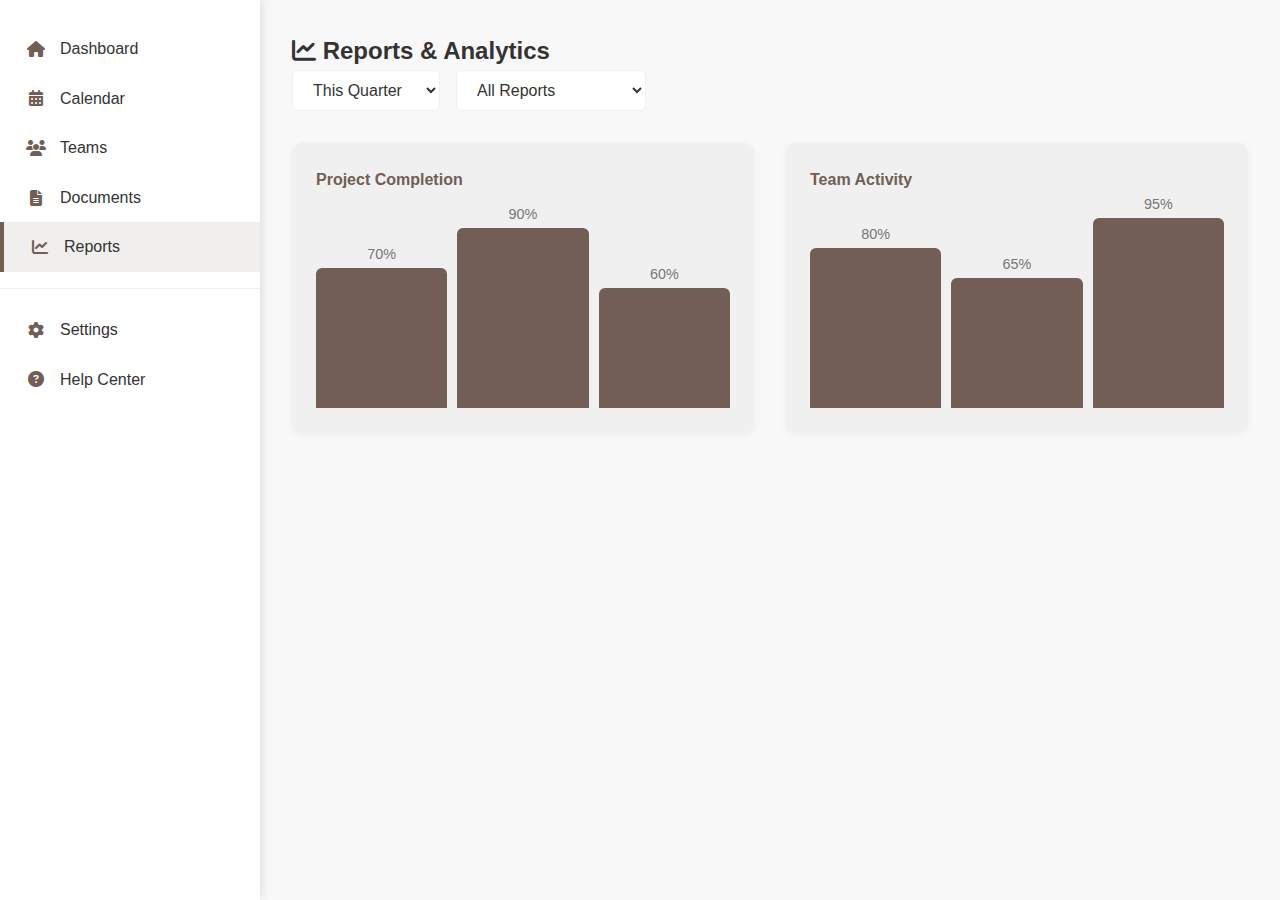
<file: reports.html>
<!DOCTYPE html>
<html lang="en">
  <head>
    <meta charset="UTF-8" />
    <meta name="viewport" content="width=device-width, initial-scale=1.0" />
    <title>Reports | OfficeConnect</title>
    <link
      rel="stylesheet"
      href="https://cdnjs.cloudflare.com/ajax/libs/font-awesome/6.4.0/css/all.min.css"
    />
    <link rel="stylesheet" href="styles.css" />
  </head>
  <body>
    <div class="container">
      <!-- Sidebar -->
      <aside class="sidebar">
        <a href="index.html" class="nav-item">
          <i class="fas fa-home"></i><span>Dashboard</span>
        </a>
        <a href="calender.html" class="nav-item">
          <i class="fas fa-calendar-alt"></i><span>Calendar</span>
        </a>
        <a href="teams.html" class="nav-item">
          <i class="fas fa-users"></i><span>Teams</span>
        </a>
        <a href="documents.html" class="nav-item">
          <i class="fas fa-file-alt"></i><span>Documents</span>
        </a>
        <a href="reports.html" class="nav-item active">
          <i class="fas fa-chart-line"></i><span>Reports</span>
        </a>
        <div class="divider"></div>
        <a href="settings.html" class="nav-item">
          <i class="fas fa-cog"></i><span>Settings</span>
        </a>
        <a href="help.html" class="nav-item">
          <i class="fas fa-question-circle"></i><span>Help Center</span>
        </a>
      </aside>

      <!-- Main Content -->
      <div class="main-content">
        <div class="page-header">
          <h2><i class="fas fa-chart-line"></i> Reports & Analytics</h2>
        </div>
        <div class="reports-container">
          <div class="report-filters">
            <select id="report-period">
              <option>Last 7 Days</option>
              <option>Last 30 Days</option>
              <option selected>This Quarter</option>
              <option>This Year</option>
            </select>
            <select id="report-type">
              <option>All Reports</option>
              <option>Project Progress</option>
              <option>Team Performance</option>
              <option>Financial</option>
            </select>
          </div>
          <div class="report-charts">
            <div class="chart-container">
              <h4>Project Completion</h4>
              <div class="chart" id="completion-chart">
                <div
                  class="chart-bar"
                  style="height: 70%"
                  data-value="70%"
                ></div>
                <div
                  class="chart-bar"
                  style="height: 90%"
                  data-value="90%"
                ></div>
                <div
                  class="chart-bar"
                  style="height: 60%"
                  data-value="60%"
                ></div>
              </div>
            </div>
            <div class="chart-container">
              <h4>Team Activity</h4>
              <div class="chart" id="activity-chart">
                <div
                  class="chart-bar"
                  style="height: 80%"
                  data-value="80%"
                ></div>
                <div
                  class="chart-bar"
                  style="height: 65%"
                  data-value="65%"
                ></div>
                <div
                  class="chart-bar"
                  style="height: 95%"
                  data-value="95%"
                ></div>
              </div>
            </div>
          </div>
        </div>
      </div>
    </div>

    <script src="script.js"></script>
  </body>
</html>
</file>
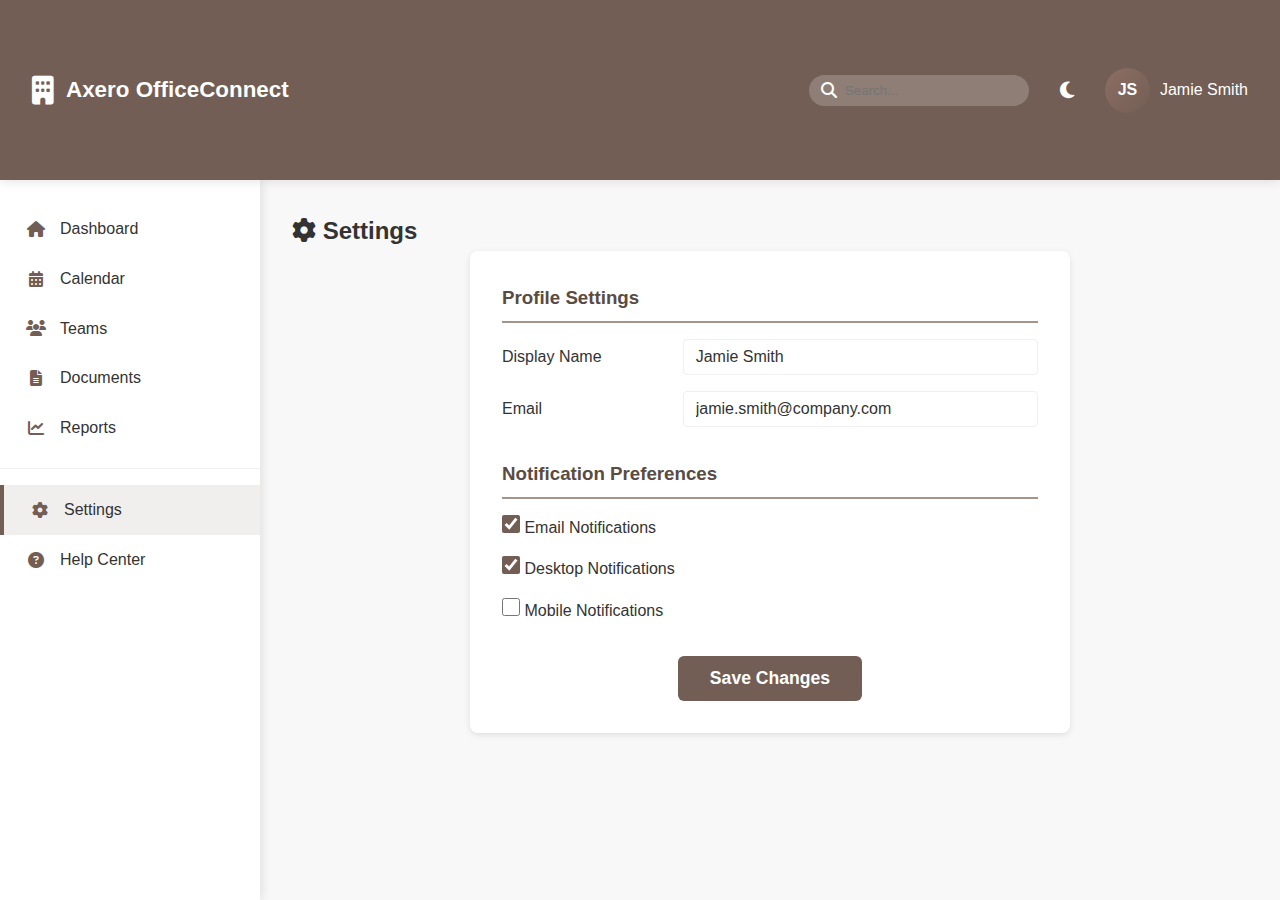
<file: settings.html>
<!DOCTYPE html>
<html lang="en">
  <head>
    <meta charset="UTF-8" />
    <meta name="viewport" content="width=device-width, initial-scale=1.0" />
    <title>Settings | OfficeConnect</title>
    <link
      rel="stylesheet"
      href="https://cdnjs.cloudflare.com/ajax/libs/font-awesome/6.4.0/css/all.min.css"
    />
    <link rel="stylesheet" href="/styles.css" />
  </head>
  <body>
    <div class="container">
      <!-- Header -->
      <header>
        <div class="logo">
          <i class="fas fa-building"></i>
          <h1>Axero OfficeConnect</h1>
        </div>
        <div class="user-actions">
          <div class="search-bar">
            <i class="fas fa-search"></i>
            <input type="text" placeholder="Search..." />
          </div>
          <button class="theme-toggle" id="themeToggle">
            <i class="fas fa-moon"></i>
          </button>
          <div class="user-profile">
            <div class="avatar">JS</div>
            <span>Jamie Smith</span>
          </div>
        </div>
      </header>

      <!-- Sidebar -->
      <aside class="sidebar">
        <a href="dashboard.html" class="nav-item">
          <i class="fas fa-home"></i><span>Dashboard</span>
        </a>
        <a href="calender.html" class="nav-item">
          <i class="fas fa-calendar-alt"></i><span>Calendar</span>
        </a>
        <a href="teams.html" class="nav-item">
          <i class="fas fa-users"></i><span>Teams</span>
        </a>
        <a href="documents.html" class="nav-item">
          <i class="fas fa-file-alt"></i><span>Documents</span>
        </a>
        <a href="reports.html" class="nav-item">
          <i class="fas fa-chart-line"></i><span>Reports</span>
        </a>
        <div class="divider"></div>
        <a href="settings.html" class="nav-item">
          <i class="fas fa-cog"></i><span>Settings</span>
        </a>
        <a href="help.html" class="nav-item">
          <i class="fas fa-question-circle"></i><span>Help Center</span>
        </a>
      </aside>

      <!-- Main Content -->
      <main class="main-content">
        <div class="page" id="settings-page">
          <div class="page-header">
            <h2><i class="fas fa-cog"></i> Settings</h2>
          </div>

          <div class="settings-container">
            <!-- Profile Settings -->
            <div class="settings-section">
              <h3>Profile Settings</h3>
              <div class="setting-item">
                <label for="display-name">Display Name</label>
                <input type="text" id="display-name" value="Jamie Smith" />
              </div>
              <div class="setting-item">
                <label for="email">Email</label>
                <input
                  type="email"
                  id="email"
                  value="jamie.smith@company.com"
                />
              </div>
            </div>

            <!-- Notification Preferences -->
            <div class="settings-section">
              <h3>Notification Preferences</h3>
              <div class="setting-item">
                <label>
                  <input type="checkbox" checked />
                  Email Notifications
                </label>
              </div>
              <div class="setting-item">
                <label>
                  <input type="checkbox" checked />
                  Desktop Notifications
                </label>
              </div>
              <div class="setting-item">
                <label>
                  <input type="checkbox" />
                  Mobile Notifications
                </label>
              </div>
            </div>

            <button class="save-settings">Save Changes</button>
          </div>
        </div>
      </main>
    </div>
    <script src="script.js"></script>

    <script>
      // Sidebar Active Tab Highlight
      document.addEventListener("DOMContentLoaded", function () {
        const currentPath = window.location.pathname.toLowerCase();
        document.querySelectorAll(".nav-item").forEach((item) => {
          const href = item.getAttribute("href").toLowerCase();
          if (currentPath.endsWith(href)) {
            item.classList.add("active");
          } else {
            item.classList.remove("active");
          }
        });
      });

      document.addEventListener("DOMContentLoaded", function () {
        const currentPath = window.location.pathname.toLowerCase();
        document.querySelectorAll(".nav-item").forEach((item) => {
          const href = item.getAttribute("href").toLowerCase();
          if (currentPath.endsWith(href)) {
            item.classList.add("active");
          } else {
            item.classList.remove("active");
          }
        });

        const saveBtn = document.querySelector(".save-settings");
        const displayNameInput = document.getElementById("display-name");
        const avatarDiv = document.querySelector(".avatar");
        const userNameSpan = document.querySelector(".user-profile span");

        saveBtn.addEventListener("click", () => {
          const name = displayNameInput.value.trim();

          if (name.length === 0) {
            alert("Please enter a valid name.");
            return;
          }

          // Update avatar initials
          const initials = name
            .split(" ")
            .map((word) => word.charAt(0).toUpperCase())
            .join("")
            .slice(0, 2); // Limit to 2 letters
          avatarDiv.textContent = initials;

          // Update name beside avatar
          userNameSpan.textContent = name;

          // Show success alert
          alert("Your changes have been saved!");
        });
      });
    </script>
  </body>
</html>
</file>
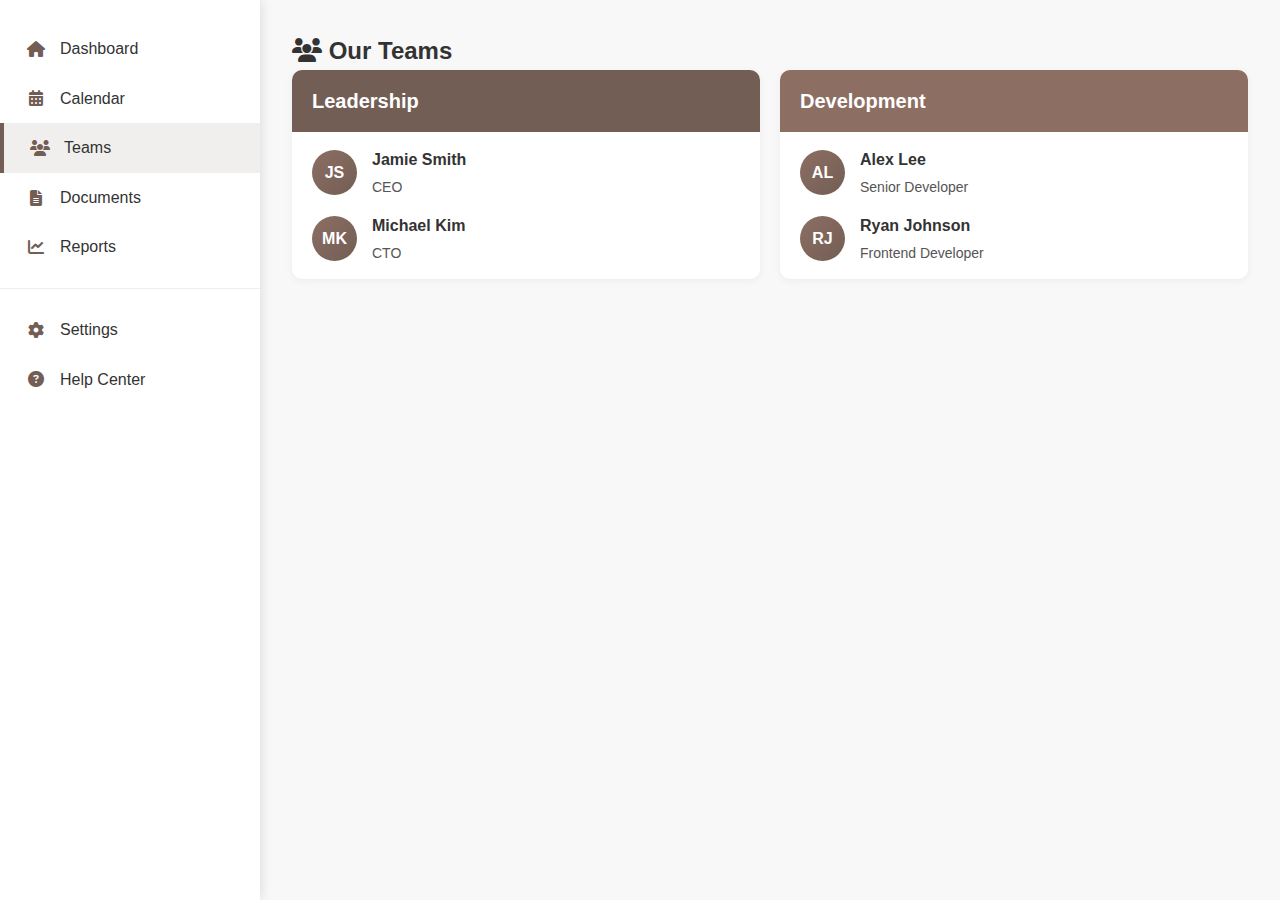
<file: teams.html>
<!DOCTYPE html>
<html lang="en">
  <head>
    <meta charset="UTF-8" />
    <meta name="viewport" content="width=device-width, initial-scale=1.0" />
    <title>Teams | OfficeConnect</title>
    <link
      rel="stylesheet"
      href="https://cdnjs.cloudflare.com/ajax/libs/font-awesome/6.4.0/css/all.min.css"
    />
    <link rel="stylesheet" href="styles.css" />
  </head>
  <body>
    <div class="container">
      <aside class="sidebar">
        <a href="index.html" class="nav-item">
          <i class="fas fa-home"></i><span>Dashboard</span>
        </a>
        <a href="calendar.html" class="nav-item">
          <i class="fas fa-calendar-alt"></i><span>Calendar</span>
        </a>
        <a href="teams.html" class="nav-item active">
          <i class="fas fa-users"></i><span>Teams</span>
        </a>
        <a href="documents.html" class="nav-item">
          <i class="fas fa-file-alt"></i><span>Documents</span>
        </a>
        <a href="reports.html" class="nav-item">
          <i class="fas fa-chart-line"></i><span>Reports</span>
        </a>
        <div class="divider"></div>
        <a href="settings.html" class="nav-item">
          <i class="fas fa-cog"></i><span>Settings</span>
        </a>
        <a href="help.html" class="nav-item">
          <i class="fas fa-question-circle"></i><span>Help Center</span>
        </a>
      </aside>

      <!-- MAIN TEAMS CONTENT -->
      <div class="main-content">
        <div class="page-header">
          <h2><i class="fas fa-users"></i> Our Teams</h2>
        </div>
        <div class="teams-grid">
          <!-- Team 1 -->
          <div class="team-card">
            <div class="team-header" style="background-color: var(--primary)">
              <h3>Leadership</h3>
            </div>
            <div class="team-members">
              <div class="team-member">
                <div class="avatar">JS</div>
                <div class="member-info">
                  <h4>Jamie Smith</h4>
                  <p>CEO</p>
                </div>
              </div>
              <div class="team-member">
                <div class="avatar">MK</div>
                <div class="member-info">
                  <h4>Michael Kim</h4>
                  <p>CTO</p>
                </div>
              </div>
            </div>
          </div>

          <!-- Team 2 -->
          <div class="team-card">
            <div class="team-header" style="background-color: var(--accent)">
              <h3>Development</h3>
            </div>
            <div class="team-members">
              <div class="team-member">
                <div class="avatar">AL</div>
                <div class="member-info">
                  <h4>Alex Lee</h4>
                  <p>Senior Developer</p>
                </div>
              </div>
              <div class="team-member">
                <div class="avatar">RJ</div>
                <div class="member-info">
                  <h4>Ryan Johnson</h4>
                  <p>Frontend Developer</p>
                </div>
              </div>
            </div>
          </div>
        </div>
      </div>
    </div>

    <script src="script.js"></script>
  </body>
</html>
</file>
<file: styles.css>
:root {

    --light-bg: #F9F8F8;
    --primary: #725E54;
    --primary-light: #a3948c;
    --primary-dark: #5a4b43;
    --accent: #8d6e63;
    --text: #333;
    --text-light: #777;
    --white: #ffffff;
    --gray-light: #f0f0f0;
    --shadow: rgba(0, 0, 0, 0.1);
    --card-bg: #ffffff;


    --dark-bg: #1e1e1e;
    --dark-card: #2d2d2d;
    --dark-text: #e0e0e0;
    --dark-text-light: #a0a0a0;
    --dark-shadow: rgba(0, 0, 0, 0.3);
    --dark-primary: #8d7b70;
}

* {
    margin: 0;
    padding: 0;
    box-sizing: border-box;
    font-family: 'Segoe UI', Tahoma, Geneva, Verdana, sans-serif;
    transition: background-color 0.3s, color 0.3s, border-color 0.3s;
}

body {
    background-color: var(--light-bg);
    color: var(--text);
    line-height: 1.6;
}

body.dark-mode {
    background-color: var(--dark-bg);
    color: var(--dark-text);
}


.container {
    display: grid;
    grid-template-columns: 260px 1fr;
    min-height: 100vh;
}


header {
    grid-column: 1 / 3;
    background: var(--primary);
    color: var(--white);
    display: flex;
    justify-content: space-between;
    align-items: center;
    padding: 0 2rem;
    box-shadow: 0 2px 10px var(--shadow);
    z-index: 100;
}

.dark-mode header {
    background: var(--dark-card);
    box-shadow: 0 2px 10px var(--dark-shadow);
}

.logo {
    display: flex;
    align-items: center;
    gap: 12px;
}

.logo i {
    font-size: 1.8rem;
}

.logo h1 {
    font-weight: 600;
    font-size: 1.4rem;
}

.user-actions {
    display: flex;
    align-items: center;
    gap: 20px;
}

.search-bar {
    position: relative;
}

.search-bar input {
    padding: 8px 12px 8px 36px;
    border-radius: 20px;
    border: none;
    background: rgba(255, 255, 255, 0.2);
    color: var(--white);
    width: 220px;
}

.dark-mode .search-bar input {
    background: rgba(255, 255, 255, 0.1);
}

.search-bar i {
    position: absolute;
    left: 12px;
    top: 50%;
    transform: translateY(-50%);
    color: var(--white);
}

.user-profile {
    display: flex;
    align-items: center;
    gap: 10px;
    cursor: pointer;
}

.avatar {
    width: 40px;
    height: 40px;
    border-radius: 50%;
    background: linear-gradient(135deg, var(--accent), var(--primary));
    display: flex;
    align-items: center;
    justify-content: center;
    color: var(--white);
    font-weight: bold;
}

.dark-mode .avatar {
    background: linear-gradient(135deg, var(--dark-primary), #6d5d54);
}

.theme-toggle {
    background: none;
    border: none;
    color: var(--white);
    font-size: 1.2rem;
    cursor: pointer;
    width: 36px;
    height: 36px;
    border-radius: 50%;
    display: flex;
    align-items: center;
    justify-content: center;
    transition: background 0.3s;
}

.theme-toggle:hover {
    background: rgba(255, 255, 255, 0.2);
}


.sidebar {
    background: var(--card-bg);
    padding: 1.5rem 0;
    box-shadow: 2px 0 10px var(--shadow);
    z-index: 10;
}

.dark-mode .sidebar {
    background: var(--dark-card);
    box-shadow: 2px 0 10px var(--dark-shadow);
}

.nav-item {
    padding: 12px 1.5rem;
    display: flex;
    align-items: center;
    gap: 12px;
    cursor: pointer;
    transition: all 0.3s ease;
    color: var(--text);
    text-decoration: none;
}

.dark-mode .nav-item {
    color: var(--dark-text);
}

.nav-item:hover,
.nav-item.active {
    background: rgba(114, 94, 84, 0.1);
    border-left: 4px solid var(--primary);
}

.dark-mode .nav-item:hover,
.dark-mode .nav-item.active {
    background: rgba(255, 255, 255, 0.1);
    border-left: 4px solid var(--dark-primary);
}

.nav-item i {
    width: 24px;
    text-align: center;
    color: var(--primary);
}

.dark-mode .nav-item i {
    color: var(--dark-primary);
}

.divider {
    height: 1px;
    background: #eee;
    margin: 1rem 0;
}

.dark-mode .divider {
    background: #444;
}


.main-content {
    padding: 2rem;
    overflow-y: auto;
}

.dark-mode .main-content {
    background: var(--dark-bg);
}

.welcome-banner {
    background: linear-gradient(135deg, var(--primary), var(--accent));
    color: var(--white);
    border-radius: 12px;
    padding: 2rem;
    margin-bottom: 2rem;
    box-shadow: 0 4px 15px rgba(114, 94, 84, 0.2);
}

.dark-mode .welcome-banner {
    background: linear-gradient(135deg, var(--dark-card), #5a4b43);
    box-shadow: 0 4px 15px rgba(0, 0, 0, 0.4);
}

.dashboard-title {
    margin: 1.5rem 0 1rem;
    color: var(--primary);
}

.dark-mode .dashboard-title {
    color: var(--dark-primary);
}

.widgets-grid {
    display: grid;
    grid-template-columns: repeat(auto-fit, minmax(300px, 1fr));
    gap: 1.5rem;
    margin-bottom: 2rem;
}

.widget {
    background: var(--card-bg);
    border-radius: 12px;
    padding: 1.5rem;
    box-shadow: 0 4px 10px var(--shadow);
    transition: transform 0.3s ease;
}

.dark-mode .widget {
    background: var(--dark-card);
    box-shadow: 0 4px 10px var(--dark-shadow);
}

.widget:hover {
    transform: translateY(-5px);
}

.widget-header {
    display: flex;
    justify-content: space-between;
    align-items: center;
    margin-bottom: 1.2rem;
    padding-bottom: 0.8rem;
    border-bottom: 1px solid #eee;
}

.dark-mode .widget-header {
    border-bottom: 1px solid #444;
}

.widget-header h3 {
    color: var(--primary);
    display: flex;
    align-items: center;
    gap: 8px;
}

.dark-mode .widget-header h3 {
    color: var(--dark-primary);
}

.announcement,
.event,
.employee {
    padding: 1rem 0;
    border-bottom: 1px solid var(--gray-light);
}

.dark-mode .announcement,
.dark-mode .event,
.dark-mode .employee {
    border-bottom: 1px solid #444;
}

.announcement:last-child,
.event:last-child,
.employee:last-child {
    border-bottom: none;
}

.announcement h4,
.event h4,
.employee h4 {
    margin-bottom: 5px;
}

.date {
    font-size: 0.85rem;
    color: var(--text-light);
    margin-bottom: 8px;
}

.dark-mode .date {
    color: var(--dark-text-light);
}

.event .location {
    display: flex;
    align-items: center;
    gap: 5px;
    color: var(--primary);
    font-size: 0.9rem;
    margin-top: 8px;
}

.dark-mode .event .location {
    color: var(--dark-primary);
}

.employee {
    display: flex;
    align-items: center;
    gap: 15px;
}

.employee .avatar {
    width: 45px;
    height: 45px;
    font-size: 1.1rem;
}

.employee-info {
    flex: 1;
}

.employee-role {
    font-size: 0.9rem;
    color: var(--text-light);
}

.dark-mode .employee-role {
    color: var(--dark-text-light);
}

.quick-links {
    display: flex;
    flex-wrap: wrap;
    gap: 12px;
    margin-top: 1rem;
}

.link-btn {
    background: var(--primary-light);
    color: var(--white);
    padding: 8px 15px;
    border-radius: 20px;
    font-size: 0.9rem;
    display: flex;
    align-items: center;
    gap: 5px;
    cursor: pointer;
    transition: all 0.3s ease;
}

.dark-mode .link-btn {
    background: var(--dark-primary);
}

.link-btn:hover {
    background: var(--primary);
    transform: scale(1.05);
}

.dark-mode .link-btn:hover {
    background: #7a6a61;
}

.watercooler {
    display: flex;
    align-items: center;
    gap: 15px;
    padding: 1rem 0;
}

.watercooler .avatar {
    width: 40px;
    height: 40px;
    flex-shrink: 0;
}

.watercooler-content {
    background: var(--gray-light);
    padding: 12px 15px;
    border-radius: 18px;
    flex: 1;
}

.dark-mode .watercooler-content {
    background: #333;
}

.watercooler-header {
    display: flex;
    justify-content: space-between;
    margin-bottom: 5px;
}

.watercooler-author {
    font-weight: 600;
}

.watercooler-time {
    font-size: 0.8rem;
    color: var(--text-light);
}

.dark-mode .watercooler-time {
    color: var(--dark-text-light);
}


footer {
    grid-column: 1 / 3;
    background: var(--primary);
    color: var(--white);
    text-align: center;
    padding: 1rem;
    font-size: 0.9rem;
}

.dark-mode footer {
    background: var(--dark-card);
}


.stats-grid {
    display: grid;
    grid-template-columns: repeat(auto-fit, minmax(200px, 1fr));
    gap: 1.5rem;
    margin-bottom: 2rem;
}

.stat-card {
    background: var(--card-bg);
    border-radius: 12px;
    padding: 1.5rem;
    box-shadow: 0 4px 10px var(--shadow);
    text-align: center;
}

.dark-mode .stat-card {
    background: var(--dark-card);
    box-shadow: 0 4px 10px var(--dark-shadow);
}

.stat-value {
    font-size: 2rem;
    font-weight: 700;
    color: var(--primary);
    margin-bottom: 0.5rem;
}

.dark-mode .stat-value {
    color: var(--dark-primary);
}

.stat-label {
    color: var(--text-light);
    font-size: 0.9rem;
}

.dark-mode .stat-label {
    color: var(--dark-text-light);
}


.input-area input {
    padding: 10px 15px;
    border-radius: 20px;
    border: 1px solid #ddd;
    width: 100%;
    background: var(--card-bg);
    color: var(--text);
}

.dark-mode .input-area input {
    background: var(--dark-card);
    border-color: #444;
    color: var(--dark-text);
}

.input-area input:focus {
    outline: none;
    border-color: var(--primary);
}

.dark-mode .input-area input:focus {
    border-color: var(--dark-primary);
}


@media (max-width: 900px) {
    .container {
        grid-template-columns: 1fr;
    }

    .sidebar {
        display: none;
    }

    .main-content {
        padding: 1rem;
    }

    .widgets-grid {
        grid-template-columns: 1fr;
    }

    .search-bar input {
        width: 150px;
    }
}

@media (max-width: 600px) {
    header {
        padding: 0 1rem;
    }

    .logo h1 {
        font-size: 1.2rem;
    }

    .search-bar {
        display: none;
    }
}





.calender-controls {
    display: flex;
    justify-content: center;
    align-items: center;
    gap: 1rem;
    margin: 1.5rem 0;
}

.calender-controls button {
    background-color: var(--primary);
    color: var(--white);
    border: none;
    padding: 0.5rem 1rem;
    border-radius: 6px;
    cursor: pointer;
}

.calender-controls button:hover {
    background-color: var(--primary-dark);
}

/* === FULL TABLE calender === */
.calender-grid {
    width: 100%;
    overflow-x: auto;
}

.calender-grid table {
    width: 100%;
    border-collapse: collapse;
    border-radius: 10px;
    overflow: hidden;
    box-shadow: 0 0 4px var(--shadow);
    background-color: var(--card-bg);
}

body.dark .calender-grid table {
    background-color: var(--dark-card);
    box-shadow: 0 0 4px var(--dark-shadow);
}

.calender-grid th {
    padding: 0.75rem;
    background-color: var(--primary-light);
    color: white;
    text-transform: uppercase;
    font-size: 0.85rem;
}

.calender-grid td {
    width: 14.28%;
    height: 100px;
    text-align: left;
    vertical-align: top;
    padding: 0.5rem;
    border: 1px solid #ddd;
    font-weight: 500;
}

body.dark .calender-grid th {
    background-color: var(--dark-primary);
}

body.dark .calender-grid td {
    border-color: var(--dark-shadow);
    color: var(--dark-text);
}

/* Today's date */
.calender-grid .today {
    background-color: var(--accent);
    color: white;
    border-radius: 6px;
    padding: 0.5rem;
}

/* Optional: highlight empty cells */
.calender-grid .empty {
    background-color: var(--gray-light);
}

body.dark .calender-grid .empty {
    background-color: #2b2b2b;
}


/* ===== Events Section ===== */
.calender-events {
    flex: 1;
    background: var(--card-bg);
    padding: 1.5rem;
    border-radius: 10px;
    box-shadow: 0 2px 6px var(--shadow);
}

body.dark .calender-events {
    background: var(--dark-card);
    box-shadow: 0 2px 6px var(--dark-shadow);
    color: var(--dark-text);
}

.calender-events h3 {
    font-size: 1.25rem;
    margin-bottom: 1rem;
}

/* Tabs */
.events-tabs {
    display: flex;
    gap: 0.5rem;
    margin-bottom: 1rem;
}

.tab-btn {
    flex: 1;
    padding: 0.5rem;
    background: var(--gray-light);
    border: none;
    border-radius: 6px;
    font-weight: 600;
    cursor: pointer;
    transition: background 0.2s ease;
}

.tab-btn.active {
    background-color: var(--primary);
    color: white;
}

body.dark .tab-btn {
    background-color: #2d2d2d;
    color: var(--dark-text-light);
}

body.dark .tab-btn.active {
    background-color: var(--dark-primary);
    color: #fff;
}

/* Tab content toggle */
.tab-content {
    display: none;
}

.tab-content.active {
    display: block;
}

/* Tables inside tabs */
.events-table {
    width: 100%;
    border-collapse: collapse;
    font-size: 0.95rem;
    background: var(--white);
    border-radius: 6px;
    overflow: hidden;
}

body.dark .events-table {
    background: var(--dark-bg);
}

.events-table th,
.events-table td {
    padding: 0.75rem 1rem;
    text-align: left;
    border-bottom: 1px solid #ddd;
    vertical-align: middle;
}

body.dark .events-table th,
body.dark .events-table td {
    border-color: #444;
}

/* Avatar Badge */
.employee-badge,
.participants {
    display: flex;
    align-items: center;
    gap: 0.5rem;
}

.avatar-small {
    width: 32px;
    height: 32px;
    background-color: var(--primary);
    color: white;
    font-weight: bold;
    font-size: 0.85rem;
    border-radius: 50%;
    display: flex;
    align-items: center;
    justify-content: center;
}

/* Wish Button */
.wish-btn {
    background-color: var(--primary);
    color: white;
    padding: 0.4rem 0.8rem;
    border: none;
    border-radius: 4px;
    font-size: 0.85rem;
    cursor: pointer;
    transition: background 0.2s ease;
}

.wish-btn:hover {
    background-color: var(--primary-dark);
}

/* Status Badges */
.status {
    display: inline-block;
    padding: 0.3rem 0.6rem;
    border-radius: 4px;
    font-weight: bold;
    font-size: 0.85rem;
    text-align: center;
}

.status.on-track {
    background-color: var(--primary-light);
    color: white;
}

.status.delayed {
    background-color: #c85d5d;
    color: white;
}

.status.completed {
    background-color: #4caf50;
    color: white;
}





/* Teams Grid */
.teams-grid {
    display: grid;
    grid-template-columns: repeat(auto-fit, minmax(280px, 1fr));
    gap: 20px;
}

/* Team Card */
.team-card {
    background-color: #ffffff;
    border-radius: 10px;
    box-shadow: 0 2px 8px rgba(0, 0, 0, 0.05);
    overflow: hidden;
    display: flex;
    flex-direction: column;
}

.team-header {
    padding: 15px 20px;
    color: #fff;
}

.team-header h3 {
    margin: 0;
    font-size: 20px;
}

/* Team Members */
.team-members {
    padding: 15px 20px;
    display: flex;
    flex-direction: column;
    gap: 15px;
}

.team-member {
    display: flex;
    align-items: center;
    gap: 15px;
}

.avatar {
    width: 45px;
    height: 45px;
    border-radius: 50%;
    background-color: #b0bec5;
    color: #fff;
    display: flex;
    align-items: center;
    justify-content: center;
    font-weight: bold;
    font-size: 16px;
}

.member-info h4 {
    font-size: 16px;
    margin-bottom: 3px;
}

.member-info p {
    font-size: 14px;
    color: #555;
}


/* document */

.documents-list {
    display: flex;
    flex-wrap: wrap;
    gap: 20px;
    margin-top: 1.5rem;
}

.document {
    flex: 1 1 calc(33.333% - 20px);
    /* 3 per row */
    background-color: var(--gray-light);
    padding: 1rem;
    border-radius: 10px;
    display: flex;
    align-items: center;
    gap: 15px;
    box-shadow: 0 2px 8px rgba(0, 0, 0, 0.05);
    min-width: 250px;
}

.dark-mode .document {
    background-color: var(--dark-card);
    color: var(--dark-text);
    box-shadow: 0 2px 8px var(--dark-shadow);
}

.document i {
    font-size: 2rem;
    color: var(--primary);
}

.document-info h4 {
    margin: 0;
    font-size: 1rem;
}

.document-info p {
    font-size: 0.85rem;
    color: var(--text-light);
}

.download-btn {
    margin-left: auto;
    background: var(--primary);
    border: none;
    color: white;
    padding: 8px 10px;
    border-radius: 6px;
    cursor: pointer;
    font-size: 1rem;
    transition: background 0.2s ease;
}

.download-btn:hover {
    background: var(--primary-dark);
}

@media (max-width: 900px) {
    .document {
        flex: 1 1 calc(50% - 20px);
        /* 2 per row on tablets */
    }
}

@media (max-width: 600px) {
    .document {
        flex: 1 1 100%;
        /* 1 per row on phones */
    }
}

.document-categories {
    display: flex;
    gap: 12px;
    flex-wrap: wrap;
    margin-bottom: 1.5rem;
}

.category {
    background-color: var(--gray-light);
    color: var(--text);
    padding: 8px 16px;
    border-radius: 20px;
    font-weight: 600;
    /* cursor: pointer; */
    transition: all 0.2s ease;
    font-size: 0.9rem;
    border: 1px solid transparent;
}



.category.active {
    background-color: var(--primary);
    color: var(--white);
    border-color: var(--primary-dark);
}

.dark-mode .category {
    background-color: #2d2d2d;
    color: var(--dark-text-light);
}

.dark-mode .category:hover {
    background-color: var(--dark-primary);
    color: #fff;
}

.dark-mode .category.active {
    background-color: var(--dark-primary);
    color: #fff;
    border-color: #6d5d54;
}

/* Reports Container */
.reports-container {
    display: flex;
    flex-direction: column;
    gap: 2rem;
}

/* Filters */
.report-filters {
    display: flex;
    gap: 1rem;
    flex-wrap: wrap;
}

.report-filters select {
    padding: 0.6rem 1rem;
    border: 1px solid var(--gray-light);
    border-radius: 6px;
    font-size: 1rem;
    background: var(--white);
    color: var(--text);
    cursor: pointer;
}

/* Charts Grid */
.report-charts {
    display: grid;
    grid-template-columns: repeat(auto-fit, minmax(300px, 1fr));
    gap: 2rem;
}

.chart-container {
    background: var(--gray-light);
    padding: 1.5rem;
    border-radius: 10px;
    box-shadow: 0 2px 8px rgba(0, 0, 0, 0.05);
}

.chart-container h4 {
    margin-bottom: 1rem;
    color: var(--primary);
}

/* Bar Chart */
.chart {
    display: flex;
    align-items: flex-end;
    gap: 10px;
    height: 200px;
    position: relative;
}

.chart-bar {
    flex: 1;
    background: var(--primary);
    border-radius: 6px 6px 0 0;
    position: relative;
    transition: 0.3s ease;
}

.chart-bar::after {
    content: attr(data-value);
    position: absolute;
    top: -25px;
    left: 50%;
    transform: translateX(-50%);
    font-size: 0.9rem;
    color: var(--text-light);
}

/* Dark Mode */
body.dark-mode {
    background: var(--dark-bg);
    color: var(--dark-text);
}

body.dark-mode .report-filters select {
    background: var(--dark-card);
    color: var(--dark-text);
    border-color: #444;
}

body.dark-mode .chart-container {
    background: var(--dark-card);
    box-shadow: 0 2px 6px rgba(0, 0, 0, 0.4);
}

body.dark-mode .chart-bar::after {
    color: var(--dark-text-light);
}

body.dark-mode .page-header h2 {
    color: var(--dark-text);
}

/* Responsive */
@media (max-width: 600px) {
    .chart {
        height: 150px;
    }
}


/* Settings Page */

.settings-container {
    max-width: 600px;
    background: var(--white);
    padding: 2rem;
    border-radius: 8px;
    box-shadow: 0 2px 6px rgb(0 0 0 / 0.1);
    margin: 0 auto;
}

.settings-section {
    margin-bottom: 2rem;
}

.settings-section h3 {
    margin-bottom: 1rem;
    color: var(--primary-dark);
    border-bottom: 2px solid var(--primary-light);
    padding-bottom: 0.5rem;
}

.setting-item {
    display: flex;
    align-items: center;
    justify-content: space-between;
    margin-bottom: 1rem;
    gap: 1rem;
    font-size: 1rem;
    color: var(--text);
}

.setting-item label {
    flex: 1;
    user-select: none;
}

.setting-item input[type="text"],
.setting-item input[type="email"] {
    flex: 2;
    padding: 0.5rem 0.75rem;
    border: 1px solid var(--gray-light);
    border-radius: 4px;
    font-size: 1rem;
    color: var(--text-dark);
    transition: border-color 0.3s;
}

.setting-item input[type="text"]:focus,
.setting-item input[type="email"]:focus {
    border-color: var(--primary);
    outline: none;
}

/* Checkbox styling */
.setting-item input[type="checkbox"] {
    width: 18px;
    height: 18px;
    cursor: pointer;
    accent-color: var(--primary);
}

/* Avatar Upload */
.avatar-upload {
    display: flex;
    align-items: center;
    gap: 1rem;
}

.avatar-upload .avatar {
    width: 50px;
    height: 50px;
    background-color: var(--primary);
    color: var(--white);
    font-weight: 700;
    font-size: 1.5rem;
    display: flex;
    align-items: center;
    justify-content: center;
    border-radius: 50%;
    user-select: none;
}

.upload-btn {
    background-color: var(--primary);
    color: var(--white);
    border: none;
    padding: 0.4rem 1rem;
    border-radius: 5px;
    cursor: pointer;
    font-weight: 600;
    transition: background-color 0.3s;
}

.upload-btn:hover {
    background-color: var(--primary-dark);
}

/* Save Button */
.save-settings {
    background-color: var(--primary);
    color: var(--white);
    padding: 0.75rem 2rem;
    border: none;
    border-radius: 6px;
    font-weight: 700;
    font-size: 1.1rem;
    cursor: pointer;
    display: block;
    margin: 0 auto;
    transition: background-color 0.3s;
}

.save-settings:hover {
    background-color: var(--primary-dark);
}



/* Help Page Styles */
#help-page.page {
    display: block;
    /* adjust if using JS to toggle display */
    padding: 20px;
    background-color: var(--light-bg, #f9f8f8);
    min-height: 100vh;
    box-sizing: border-box;
}

.help-container {
    max-width: 900px;
    margin: 0 auto;
}

.help-search {
    display: flex;
    margin-bottom: 30px;
}

.help-search input[type="text"] {
    flex-grow: 1;
    padding: 12px 16px;
    border: 1px solid #ccc;
    border-radius: 4px 0 0 4px;
    font-size: 1rem;
    outline: none;
    transition: border-color 0.3s ease;
}

.help-search input[type="text"]:focus {
    border-color: var(--primary, #725e54);
}

.help-search button {
    background-color: var(--primary, #725e54);
    border: none;
    padding: 0 20px;
    border-radius: 0 4px 4px 0;
    cursor: pointer;
    color: white;
    font-size: 1.1rem;
    display: flex;
    align-items: center;
    justify-content: center;
    transition: background-color 0.3s ease;
}

.help-search button:hover {
    background-color: var(--primary-dark, #5a4b43);
}

.help-categories {
    display: flex;
    gap: 30px;
    flex-wrap: wrap;
    margin-bottom: 40px;
}

.help-category {
    flex: 1 1 280px;
    background-color: white;
    border-radius: 8px;
    padding: 20px;
    box-shadow: 0 1px 5px rgba(0, 0, 0, 0.1);
}

.help-category h3 {
    font-size: 1.25rem;
    margin-bottom: 15px;
    display: flex;
    align-items: center;
    gap: 10px;
    color: var(--primary, #725e54);
}

.help-category ul {
    list-style-type: disc;
    padding-left: 20px;
    color: var(--text, #333);
    line-height: 1.5;
}

.help-category ul li {
    margin-bottom: 8px;
    cursor: pointer;
    transition: color 0.2s ease;
}

.help-category ul li:hover {
    color: var(--accent, #8d6e63);
}

.help-contact {
    background-color: white;
    padding: 25px 20px;
    border-radius: 8px;
    box-shadow: 0 1px 8px rgba(0, 0, 0, 0.1);
    max-width: 500px;
    margin: 0 auto;
    text-align: center;
    color: var(--text, #333);
}

.help-contact h3 {
    margin-bottom: 12px;
    color: var(--primary, #725e54);
}

.help-contact a {
    color: var(--primary-dark, #5a4b43);
    text-decoration: none;
    font-weight: 600;
}

.help-contact a:hover {
    text-decoration: underline;
}
</file>
